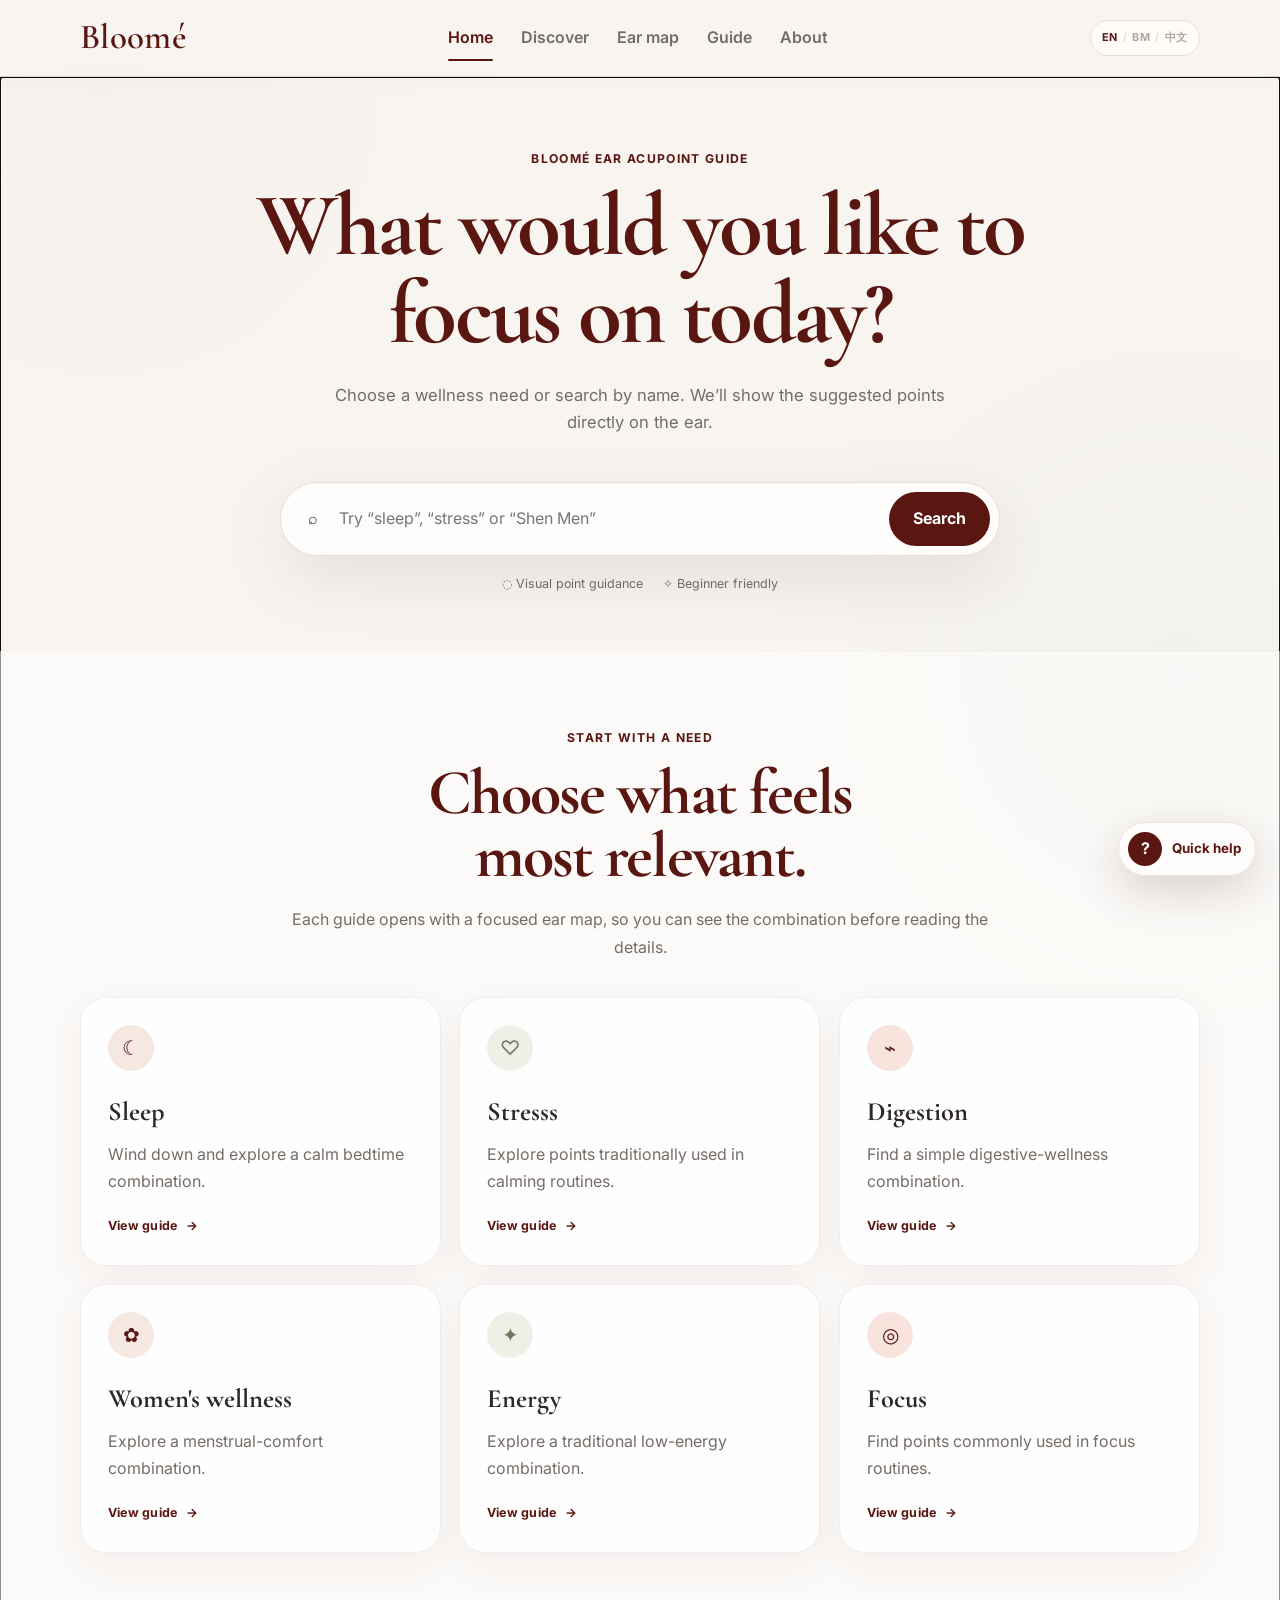
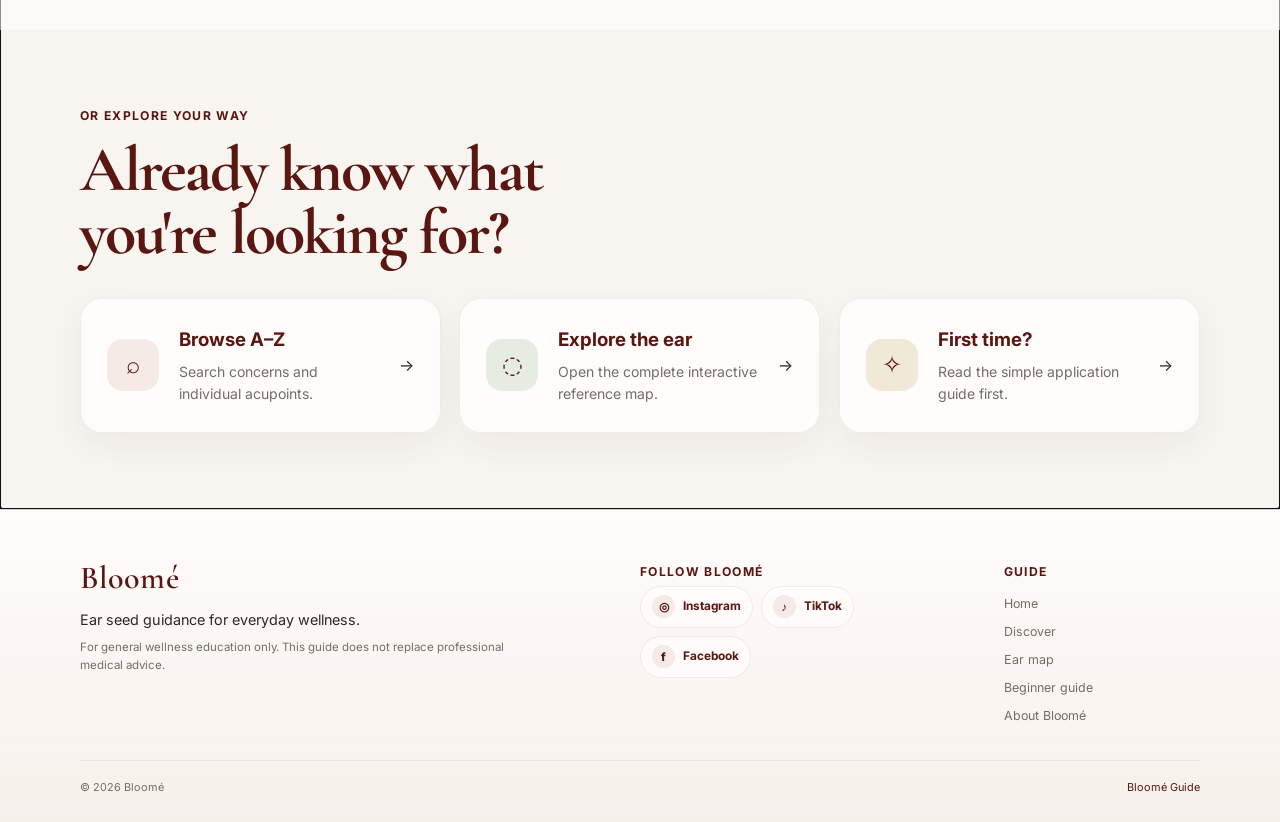
<file: index.html>
<!DOCTYPE html>
<html lang="en">
<head>
  <meta charset="UTF-8">
  <meta name="viewport" content="width=device-width, initial-scale=1.0, viewport-fit=cover">
  <meta name="theme-color" content="#5A1611">
  <meta http-equiv="Cache-Control" content="no-cache, no-store, must-revalidate">
  <meta http-equiv="Pragma" content="no-cache">
  <meta http-equiv="Expires" content="0">
  <meta name="description" content="Bloomé Ear Acupoint Guide">
  <meta property="og:title" content="Bloomé Ear Acupoint Guide">
  <meta property="og:description" content="A simple visual guide to Bloomé ear seed points, wellness routines and guided application.">
  <meta property="og:url" content="https://hellobloome.github.io/ear-guide/">
  <meta property="og:type" content="website">
  <meta name="twitter:card" content="summary">
  <title>Bloomé Guide</title>
  <link rel="preconnect" href="https://fonts.googleapis.com">
  <link rel="preconnect" href="https://fonts.gstatic.com" crossorigin>
  <link href="https://fonts.googleapis.com/css2?family=Cormorant+Garamond:wght@500;600;700&family=Inter:wght@400;500;600&display=swap" rel="stylesheet">
  <link rel="stylesheet" href="./css/style.css?v=1.1.4">
  <link rel="stylesheet" href="./css/three-d-overlay.css?v=1.1.4">
  <link rel="stylesheet" href="./css/three-d-makeover.css?v=1.1.4">
  <link rel="stylesheet" href="./css/three-d-title-fix.css?v=1.1.4">
</head>
<body>
  <header class="app-header">
    <div class="container header-inner">
      <a class="brand brand-text-logo" href="#/home" aria-label="Bloomé Guide home">
        <span>Bloomé</span>
      </a>

      <nav class="desktop-nav" aria-label="Primary navigation">
        <a data-nav-route="home" href="#/home">Home</a>
        <a data-nav-route="discover" href="#/discover">Discover</a>
        <a data-nav-route="map" href="#/map">Ear map</a>
        <a data-nav-route="guide" href="#/guide">Guide</a>
        <a data-nav-route="about" href="#/about">About</a>
      </nav>

      <div class="header-actions">
        <button class="language-toggle" id="language-toggle" type="button" aria-label="Switch language">
          <span data-locale-option="en">EN</span><i>/</i><span data-locale-option="ms">BM</span><i>/</i><span data-locale-option="zh">中文</span>
        </button>
        <button class="menu-button" id="menu-button" aria-label="Open menu" aria-expanded="false">
          <span></span><span></span><span></span>
        </button>
      </div>
    </div>

    <nav class="mobile-menu" id="mobile-menu" aria-label="Mobile navigation">
      <a href="#/home">Home</a>
      <a href="#/discover">Discover</a>
      <a href="#/map">Ear map</a>
      <a href="#/guide">Beginner guide</a>
      <a href="#/about">About Bloomé</a>
    </nav>
  </header>

  <main id="app" tabindex="-1">
    <div class="route-loading">
      <span class="loading-ring"></span>
      <p>Opening Bloomé Guide…</p>
    </div>
  </main>

  <footer class="site-footer">
    <div class="container site-footer-inner">
      <div class="site-footer-brand">
        <a class="footer-brand footer-text-logo" href="#/home" aria-label="Bloomé Guide home">
          <span>Bloomé</span>
        </a>
        <p>Ear seed guidance for everyday wellness.</p>
        <small>For general wellness education only. This guide does not replace professional medical advice.</small>
      </div>

      <div class="site-footer-social">
        <p class="eyebrow">Follow Bloomé</p>
        <div class="footer-social-links">
          <a href="https://www.instagram.com/hello.bloome.my/" target="_blank" rel="noopener noreferrer" aria-label="Instagram">
            <span>◎</span><b>Instagram</b>
          </a>
          <a href="https://www.tiktok.com/@hello.bloome.my" target="_blank" rel="noopener noreferrer" aria-label="TikTok">
            <span>♪</span><b>TikTok</b>
          </a>
          <a href="https://www.facebook.com/bloome.my" target="_blank" rel="noopener noreferrer" aria-label="Facebook">
            <span>f</span><b>Facebook</b>
          </a>
        </div>
      </div>

      <div class="site-footer-nav">
        <p class="eyebrow">Guide</p>
        <a href="#/home">Home</a>
        <a href="#/discover">Discover</a>
        <a href="#/map">Ear map</a>
        <a href="#/guide">Beginner guide</a>
        <a href="#/about">About Bloomé</a>
      </div>
    </div>

    <div class="container site-footer-bottom">
      <span>© 2026 Bloomé</span>
      <a href="https://hellobloome.github.io/ear-guide/">Bloomé Guide</a>
    </div>
  </footer>


  <button class="quick-help-button" id="quick-help-button" aria-label="Open quick help" aria-expanded="false">
    <span>?</span>
    <small>Quick help</small>
  </button>

  <div class="quick-help-sheet" id="quick-help-sheet" hidden>
    <button class="sheet-backdrop" id="quick-help-backdrop" aria-label="Close quick help"></button>
    <section class="sheet-card" aria-label="Quick help">
      <div class="sheet-handle"></div>
      <div class="sheet-heading">
        <div>
          <p class="eyebrow">Quick help</p>
          <h2>What would you like today?</h2>
        </div>
        <button class="sheet-close" id="quick-help-close" aria-label="Close">×</button>
      </div>
      <div class="quick-help-grid">
        <a href="#/condition/sleep"><span>☾</span><strong>Better sleep</strong></a>
        <a href="#/condition/stress"><span>♡</span><strong>Feeling stressed</strong></a>
        <a href="#/condition/digestion"><span>⌁</span><strong>Digestion</strong></a>
        <a href="#/condition/menstrual-comfort"><span>✿</span><strong>Women's wellness</strong></a>
        <a href="#/map"><span>◌</span><strong>Ear map</strong></a>
        <a href="#/guide"><span>✧</span><strong>Beginner guide</strong></a>
      </div>
    </section>
  </div>

  <nav class="bottom-nav" aria-label="Bottom navigation">
    <a data-nav-route="home" href="#/home"><span>⌂</span><small>Home</small></a>
    <a data-nav-route="discover" href="#/discover"><span>⌕</span><small>Discover</small></a>
    <a data-nav-route="map" href="#/map"><span>◌</span><small>Ear map</small></a>
    <a data-nav-route="guide" href="#/guide"><span>✧</span><small>Guide</small></a>
  </nav>

  <div class="toast" id="toast" role="status" aria-live="polite"></div>
  <script src="./js/app-v31.js?v=1.1.4"></script>
  <script src="./js/three-d-overlay.js?v=1.1.4"></script>
</body>
</html>
</file>
<file: css/style.css>
/* Bloomé Guide Package 4B */
:root{
  --primary:#5A1611;
  --primary-2:#75261F;
  --cream:#F8F5F1;
  --paper:#FFFDFC;
  --text:#2D2826;
  --muted:#756C67;
  --line:#E8DDD6;
  --sage:#7E8F78;
  --sage-soft:#E7ECE3;
  --rose:#EAD8D0;
  --rose-soft:#F5EAE5;
  --terracotta:#B66E56;
  --sand:#EFE6DD;
  --shadow:0 22px 70px rgba(74,35,31,.11);
  --soft-shadow:0 12px 35px rgba(74,35,31,.06);
}
*{box-sizing:border-box}
html{scroll-behavior:smooth}
body{margin:0;font-family:Inter,sans-serif;background:var(--cream);color:var(--text);line-height:1.6}
body.sheet-open{overflow:hidden}
button,input{font:inherit}
button,a{-webkit-tap-highlight-color:transparent}
button{color:inherit}
a{color:inherit}
.container{width:min(1120px,calc(100% - 40px));margin:auto}
.app-header{position:sticky;top:0;z-index:60;background:rgba(248,245,241,.9);backdrop-filter:blur(18px);border-bottom:1px solid rgba(232,221,214,.8)}
.header-inner{min-height:76px;display:flex;align-items:center;justify-content:space-between}
.brand{display:inline-flex;align-items:center;gap:10px;text-decoration:none;color:var(--primary);font:700 2rem "Cormorant Garamond",serif}
.brand-mark{display:grid;place-items:center;width:30px;height:30px;border:1px solid currentColor;border-radius:50%;font:12px Inter}
.desktop-nav{display:flex;gap:28px}
.desktop-nav a{position:relative;text-decoration:none;color:var(--muted);font-weight:600}
.desktop-nav a::after{content:"";position:absolute;left:0;right:0;bottom:-9px;height:2px;background:var(--primary);transform:scaleX(0);transition:.2s}
.desktop-nav a.active,.desktop-nav a:hover{color:var(--primary)}
.desktop-nav a.active::after,.desktop-nav a:hover::after{transform:scaleX(1)}
.menu-button{display:none;width:44px;height:44px;border:1px solid var(--line);border-radius:50%;background:var(--paper)}
.menu-button span{display:block;width:18px;height:1.5px;margin:4px auto;background:var(--primary)}
.mobile-menu{display:none;padding:8px 20px 18px;background:var(--paper)}
.mobile-menu.open{display:grid}
.mobile-menu a{padding:12px 4px;border-bottom:1px solid var(--line);text-decoration:none;font-weight:600}

.route{min-height:calc(100vh - 76px)}
.route-hero{padding:82px 0 58px}
.route-grid{display:grid;grid-template-columns:1.05fr .95fr;gap:64px;align-items:center}
.eyebrow{margin:0 0 14px;color:var(--primary);font-size:.76rem;font-weight:700;letter-spacing:.16em;text-transform:uppercase}
h1,h2{margin-top:0;color:var(--primary);font-family:"Cormorant Garamond",serif;line-height:.98;letter-spacing:-.03em}
h1{font-size:clamp(3.5rem,7vw,6.3rem);margin-bottom:24px}
h2{font-size:clamp(2.6rem,5vw,4.4rem);margin-bottom:18px}
h3,p{margin-top:0}
.lead{max-width:650px;color:var(--muted);font-size:1.04rem}
.section{padding:76px 0}
.soft-section{background:rgba(255,255,255,.52)}
.section-heading{max-width:720px;margin-bottom:34px}
.split-heading{max-width:none;display:flex;align-items:end;justify-content:space-between;gap:24px}
.primary-button,.secondary-button,.text-button{border:0;cursor:pointer;font-weight:700;text-decoration:none;display:inline-flex;align-items:center;justify-content:center}
.primary-button{padding:14px 21px;border-radius:999px;background:var(--primary);color:white}
.primary-button:hover{background:var(--primary-2)}
.secondary-button{padding:13px 18px;border:1px solid var(--line);border-radius:999px;background:var(--paper);color:var(--primary)}
.text-button{background:transparent;color:var(--primary)}

.search-box{position:relative;max-width:720px;margin-top:30px}
.search-shell{display:grid;grid-template-columns:28px 1fr auto;align-items:center;gap:12px;padding:9px 9px 9px 18px;border:1px solid var(--line);border-radius:999px;background:var(--paper);box-shadow:var(--shadow)}
.search-shell:focus-within{border-color:rgba(90,22,17,.35)}
.search-shell input{min-width:0;padding:11px 0;border:0;outline:0;background:transparent}
.search-shell button{padding:14px 24px;border:0;border-radius:999px;background:var(--primary);color:white;font-weight:700;cursor:pointer}
.suggestions{position:absolute;left:0;right:0;top:calc(100% + 10px);z-index:45;overflow:hidden;padding:8px;border:1px solid var(--line);border-radius:20px;background:var(--paper);box-shadow:0 24px 70px rgba(74,35,31,.18)}
.suggestion{width:100%;display:grid;grid-template-columns:40px 1fr auto;gap:12px;align-items:center;padding:12px;border:0;border-radius:14px;background:transparent;text-align:left;cursor:pointer}
.suggestion:hover,.suggestion.active{background:var(--rose-soft)}
.suggestion-icon{width:36px;height:36px;display:grid;place-items:center;border-radius:50%;background:#F1E7E2;color:var(--primary)}
.suggestion strong{display:block;color:var(--primary)}
.suggestion small{display:block;color:var(--muted);white-space:nowrap;overflow:hidden;text-overflow:ellipsis}
.suggestion-kind{color:var(--sage);font-size:.66rem;font-weight:700;letter-spacing:.08em;text-transform:uppercase}

.hero-card{position:relative;min-height:500px;display:grid;place-items:center;overflow:hidden;border-radius:46% 46% 30px 30px;background:linear-gradient(145deg,#EEE1D9,#FFFDFC 63%);box-shadow:0 28px 80px rgba(90,22,17,.15)}
.hero-card::before{content:"";position:absolute;inset:34px;border:1px solid rgba(90,22,17,.08);border-radius:45% 45% 26px 26px}
.hero-ear{width:72%;height:auto;filter:drop-shadow(0 22px 28px rgba(90,22,17,.09))}
.hero-card-note{position:absolute;left:24px;right:24px;bottom:24px;padding:13px 16px;border-radius:16px;background:rgba(255,255,255,.78);text-align:center;color:var(--muted);font-size:.78rem}

.quick-grid,.card-grid{display:grid;grid-template-columns:repeat(2,1fr);gap:18px}
.feature-card,.data-card{padding:26px;border:1px solid var(--line);border-radius:22px;background:var(--paper);box-shadow:var(--soft-shadow);transition:.24s}
.feature-card{display:grid;grid-template-columns:54px 1fr auto;gap:18px;align-items:center;text-decoration:none}
.feature-card:hover,.data-card:hover{transform:translateY(-4px);box-shadow:var(--shadow)}
.feature-icon{width:52px;height:52px;display:grid;place-items:center;border-radius:16px;background:var(--rose-soft);color:var(--primary);font-size:1.5rem}
.feature-card:nth-child(2) .feature-icon{background:var(--sage-soft)}
.feature-card:nth-child(3) .feature-icon{background:#F1E9D8}
.feature-card:nth-child(4) .feature-icon{background:#EDE4E8}
.feature-card h3,.data-card h3{margin-bottom:6px;color:var(--primary)}
.feature-card p,.data-card p{margin:0;color:var(--muted);font-size:.88rem}

.filter-row{display:flex;flex-wrap:wrap;gap:8px;margin-bottom:24px}
.filter-chip{padding:8px 12px;border:1px solid var(--line);border-radius:999px;background:transparent;color:var(--primary);cursor:pointer}
.filter-chip.active{background:var(--primary);color:white;border-color:var(--primary)}
.directory-grid{display:grid;grid-template-columns:repeat(3,1fr);gap:16px}
.data-card{cursor:pointer;text-align:left}
.data-card[data-kind-card="condition"]{background:linear-gradient(155deg,#FFFDFC,#F7ECE7)}
.data-card[data-kind-card="point"]{background:linear-gradient(155deg,#FFFDFC,#EEF1EC)}
.data-type{display:inline-block;margin-bottom:12px;padding:5px 8px;border-radius:999px;background:#F3EAE5;color:var(--primary);font-size:.66rem;font-weight:700;letter-spacing:.08em;text-transform:uppercase}
.data-card .meta{margin-top:12px;color:var(--sage);font-size:.76rem;font-weight:700}

.anatomical-ear{width:min(74%,500px);height:auto;overflow:visible}
.anatomical-ear .ear-skin{fill:url(#earSkin);stroke:#8A4139;stroke-width:2.5}
.anatomical-ear .ear-ridge{fill:none;stroke:#9E5B50;stroke-width:2.2;stroke-linecap:round;stroke-linejoin:round}
.anatomical-ear .ear-soft{fill:none;stroke:#C49387;stroke-width:1.4;stroke-linecap:round;opacity:.85}
.anatomical-ear .ear-shadow{fill:#DDBEB4;opacity:.22}
.anatomical-ear .ear-highlight{fill:none;stroke:#FFF9F5;stroke-width:3;opacity:.7;stroke-linecap:round}
.anatomical-ear.compact{width:min(82%,430px)}

.map-shell{display:grid;grid-template-columns:minmax(0,1.2fr) minmax(300px,.8fr);gap:28px;align-items:stretch}
.map-canvas{position:relative;min-height:660px;display:grid;place-items:center;overflow:hidden;border:1px solid rgba(90,22,17,.1);border-radius:32px;background:radial-gradient(circle at 51% 43%,#FFFDFC 0,#F1E5DE 65%,#E6D3CA 100%)}
.map-canvas::after{content:"";position:absolute;inset:22px;border:1px solid rgba(90,22,17,.06);border-radius:26px;pointer-events:none}
.map-stage{position:relative;width:100%;height:100%;display:grid;place-items:center;transform-origin:center;transition:transform .25s ease}
.map-marker{position:absolute;width:19px;height:19px;border:3px solid white;border-radius:50%;background:var(--primary);box-shadow:0 0 0 6px rgba(90,22,17,.12);cursor:pointer;transition:.2s;z-index:5}
.map-marker:hover,.map-marker.active{transform:scale(1.23);background:var(--sage)}
.map-marker::after{content:attr(data-label);position:absolute;left:25px;top:-10px;width:max-content;padding:5px 8px;border-radius:8px;background:var(--primary);color:white;font-size:.68rem;opacity:0;pointer-events:none;transition:.2s}
.map-marker:hover::after,.map-marker.active::after{opacity:1}
.map-panel{padding:40px;border-radius:32px;background:var(--paper);box-shadow:var(--shadow)}
.map-panel h2{font-size:clamp(2.8rem,5vw,4.2rem)}
.map-panel p{color:var(--muted)}
.map-actions{display:flex;flex-wrap:wrap;gap:10px;margin-top:24px}
.zoom-controls{position:absolute;right:18px;bottom:18px;display:grid;gap:8px;z-index:10}
.zoom-controls button{width:42px;height:42px;border:1px solid var(--line);border-radius:50%;background:rgba(255,255,255,.9);color:var(--primary);font-weight:700;cursor:pointer}

.condition-experience{display:grid;grid-template-columns:minmax(0,1.1fr) minmax(330px,.9fr);gap:26px;align-items:stretch}
.condition-map-card{position:relative;min-height:650px;display:grid;place-items:center;overflow:hidden;border:1px solid rgba(90,22,17,.1);border-radius:32px;background:radial-gradient(circle at 51% 43%,#FFFDFC 0,#F2E6DF 68%,#EAD9D0 100%);box-shadow:var(--soft-shadow)}
.condition-map-card::before{content:"Tap a highlighted point";position:absolute;left:22px;top:20px;padding:8px 11px;border-radius:999px;background:rgba(255,255,255,.78);color:var(--muted);font-size:.72rem;z-index:8}
.condition-point{position:absolute;width:30px;height:30px;display:grid;place-items:center;border:3px solid white;border-radius:50%;background:var(--primary);color:white;box-shadow:0 0 0 8px rgba(90,22,17,.11);font-size:.72rem;font-weight:700;cursor:pointer;transition:.22s;z-index:6}
.condition-point:hover,.condition-point.active{transform:scale(1.16);background:var(--sage);box-shadow:0 0 0 10px rgba(126,143,120,.18)}
.condition-point::after{content:attr(data-label);position:absolute;left:36px;top:1px;width:max-content;max-width:140px;padding:5px 8px;border-radius:8px;background:rgba(90,22,17,.94);color:white;font-size:.67rem;font-weight:600;opacity:0;transform:translateX(-4px);transition:.2s;pointer-events:none}
.condition-point:hover::after,.condition-point.active::after{opacity:1;transform:translateX(0)}
.condition-info-card{padding:38px;border-radius:32px;background:var(--paper);box-shadow:var(--shadow)}
.condition-info-card h2{font-size:clamp(2.7rem,4.5vw,4rem)}
.info-section{padding:18px 0;border-bottom:1px solid var(--line)}
.info-section:last-of-type{border-bottom:0}
.info-label{display:flex;gap:10px;align-items:center;margin-bottom:7px;color:var(--primary);font-size:.74rem;font-weight:700;letter-spacing:.1em;text-transform:uppercase}
.info-section p{margin:0;color:var(--muted)}
.point-tabs{display:flex;flex-wrap:wrap;gap:8px;margin-top:22px}
.point-tab{padding:8px 11px;border:1px solid var(--line);border-radius:999px;background:transparent;color:var(--primary);cursor:pointer}
.point-tab.active{background:var(--primary);border-color:var(--primary);color:white}
.condition-actions{display:flex;flex-wrap:wrap;gap:10px;margin-top:24px}

.detail-layout{display:grid;grid-template-columns:minmax(0,1fr) 330px;gap:32px;align-items:start}
.detail-card,.side-card{padding:30px;border:1px solid var(--line);border-radius:24px;background:var(--paper)}
.detail-card section{padding:24px 0;border-bottom:1px solid var(--line)}
.detail-card section:last-child{border-bottom:0}
.detail-card h3,.side-card h3{color:var(--primary)}
.tag-list{display:flex;flex-wrap:wrap;gap:8px}
.tag-button{padding:7px 10px;border:1px solid var(--line);border-radius:999px;background:#fff;color:var(--primary);cursor:pointer;text-decoration:none}
.notice{padding:18px 20px;border:1px solid #E3D3C9;border-radius:16px;background:#F4EAE4;color:var(--muted);font-size:.88rem}

.guide-grid{display:grid;grid-template-columns:repeat(3,1fr);gap:16px}
.guide-step{padding:26px;border:1px solid var(--line);border-radius:22px;background:var(--paper)}
.guide-step span{width:42px;height:42px;display:grid;place-items:center;margin-bottom:24px;border-radius:50%;background:var(--primary);color:white;font-family:"Cormorant Garamond",serif;font-size:1.35rem}
.guide-step h3{color:var(--primary)}
.guide-step p{margin:0;color:var(--muted);font-size:.88rem}
.about-panel{display:grid;grid-template-columns:1fr 1fr;gap:52px;padding:50px;border:1px solid var(--line);border-radius:30px;background:linear-gradient(140deg,#FFFDFC,#F4ECE7)}
.about-panel p{color:var(--muted)}

.quick-help-button{position:fixed;right:24px;bottom:24px;z-index:72;display:flex;align-items:center;gap:10px;padding:9px 14px 9px 9px;border:1px solid rgba(90,22,17,.12);border-radius:999px;background:rgba(255,253,252,.94);color:var(--primary);box-shadow:0 14px 45px rgba(61,26,22,.18);cursor:pointer;backdrop-filter:blur(16px)}
.quick-help-button span{width:34px;height:34px;display:grid;place-items:center;border-radius:50%;background:var(--primary);color:white;font-weight:700}
.quick-help-button small{font-weight:700}
.quick-help-sheet{position:fixed;inset:0;z-index:95}
.sheet-backdrop{position:absolute;inset:0;border:0;background:rgba(47,29,26,.38);backdrop-filter:blur(4px)}
.sheet-card{position:absolute;right:24px;bottom:24px;width:min(440px,calc(100% - 32px));padding:28px;border-radius:28px;background:var(--paper);box-shadow:0 30px 100px rgba(37,16,13,.3)}
.sheet-handle{display:none;width:42px;height:4px;margin:0 auto 20px;border-radius:99px;background:var(--line)}
.sheet-heading{display:flex;justify-content:space-between;gap:20px;align-items:start}
.sheet-heading h2{font-size:2.6rem}
.sheet-close{width:40px;height:40px;border:1px solid var(--line);border-radius:50%;background:transparent;color:var(--primary);font-size:1.6rem;cursor:pointer}
.quick-help-grid{display:grid;grid-template-columns:repeat(2,1fr);gap:10px}
.quick-help-grid a{display:grid;grid-template-columns:40px 1fr;gap:10px;align-items:center;padding:15px;border:1px solid var(--line);border-radius:16px;text-decoration:none;background:#FFF}
.quick-help-grid a:hover{background:var(--rose-soft)}
.quick-help-grid span{width:38px;height:38px;display:grid;place-items:center;border-radius:12px;background:var(--rose-soft);color:var(--primary)}

.empty-state{padding:30px;border:1px dashed var(--line);border-radius:20px;text-align:center;color:var(--muted)}
.route-loading{min-height:70vh;display:grid;place-items:center;align-content:center;color:var(--muted)}
.loading-ring{width:34px;height:34px;border:3px solid var(--line);border-top-color:var(--primary);border-radius:50%;animation:spin .8s linear infinite}
.toast{position:fixed;left:50%;bottom:28px;z-index:100;padding:12px 18px;border-radius:999px;background:var(--primary);color:white;opacity:0;pointer-events:none;transform:translate(-50%,18px);transition:.25s}
.toast.show{opacity:1;transform:translate(-50%,0)}
.bottom-nav{display:none}
@keyframes spin{to{transform:rotate(360deg)}}

@media(max-width:960px){
  .desktop-nav{display:none}
  .menu-button{display:block}
  .route-grid,.map-shell,.detail-layout,.condition-experience{grid-template-columns:1fr}
  .hero-copy{text-align:center}
  .search-box,.lead{margin-left:auto;margin-right:auto}
  .hero-card{max-width:520px;margin:auto;width:100%}
  .directory-grid{grid-template-columns:repeat(2,1fr)}
  .map-panel{min-height:320px}
  .condition-map-card{min-height:590px}
}
@media(max-width:680px){
  .container{width:min(100% - 28px,1120px)}
  .section{padding:60px 0}
  .route-hero{padding:54px 0 34px}
  .hero-card{display:none}
  .search-shell{grid-template-columns:24px 1fr;border-radius:22px;padding:13px 16px}
  .search-shell button{grid-column:1/-1;width:100%}
  .quick-grid,.card-grid,.directory-grid,.guide-grid{grid-template-columns:1fr}
  .feature-card{grid-template-columns:50px 1fr auto;padding:22px}
  .split-heading{display:block}
  .map-canvas,.condition-map-card{min-height:510px}
  .map-panel,.detail-card,.side-card,.condition-info-card{padding:26px}
  .about-panel{grid-template-columns:1fr;padding:30px}
  .bottom-nav{position:fixed;left:12px;right:12px;bottom:12px;z-index:70;display:grid;grid-template-columns:repeat(4,1fr);padding:9px;border:1px solid rgba(255,255,255,.55);border-radius:22px;background:rgba(255,253,252,.92);backdrop-filter:blur(16px);box-shadow:0 15px 55px rgba(52,22,19,.18)}
  .bottom-nav a{display:grid;justify-items:center;padding:6px;border-radius:14px;color:var(--muted);text-decoration:none}
  .bottom-nav small{font-size:.66rem;font-weight:700}
  .bottom-nav a.active{background:#F3E9E4;color:var(--primary)}
  .quick-help-button{right:18px;bottom:94px;padding:8px}
  .quick-help-button small{display:none}
  .sheet-card{left:0;right:0;bottom:0;width:100%;padding:22px 20px 30px;border-radius:28px 28px 0 0}
  .sheet-handle{display:block}
  .quick-help-grid{grid-template-columns:1fr 1fr}
  .toast{bottom:100px}
  .condition-point::after{display:none}
}

/* Bloomé Guide Package 5 — Premium Pass */
.premium-ear-wrap{position:relative;width:min(76%,470px);aspect-ratio:365/655;display:grid;place-items:center;pointer-events:none}
.premium-ear-wrap.compact{width:min(78%,430px)}
.premium-ear-image{display:block;width:100%;height:100%;object-fit:cover;object-position:center;border-radius:42% 42% 34% 34%;mix-blend-mode:multiply;filter:saturate(.82) contrast(1.03)}
.premium-hero-card{background:linear-gradient(150deg,#fffdfb 0%,#f5ece6 100%)}
.premium-hero-card::after{content:"";position:absolute;width:180px;height:180px;border-radius:50%;background:rgba(234,217,209,.42);right:-50px;top:-45px}
.hero-trust{display:flex;flex-wrap:wrap;gap:10px 20px;margin-top:18px;color:var(--muted);font-size:.78rem}
.centered-heading{max-width:700px;margin-left:auto;margin-right:auto;text-align:center}.centered-heading p:last-child{color:var(--muted);line-height:1.75}
.need-grid{display:grid;grid-template-columns:repeat(3,1fr);gap:18px;margin-top:36px}
.need-card{appearance:none;text-align:left;border:1px solid rgba(90,22,17,.09);border-radius:26px;padding:27px;background:rgba(255,255,255,.78);box-shadow:0 14px 42px rgba(74,35,31,.055);cursor:pointer;color:var(--text);transition:transform .25s ease,box-shadow .25s ease,border-color .25s ease}
.need-card:hover{transform:translateY(-5px);box-shadow:0 22px 52px rgba(74,35,31,.10);border-color:rgba(90,22,17,.18)}
.need-icon{width:46px;height:46px;display:grid;place-items:center;border-radius:50%;background:#f4e8e1;color:var(--primary);font-size:1.25rem;margin-bottom:20px}.need-card:nth-child(3n+2) .need-icon{background:#eef0e8;color:#6d795f}.need-card:nth-child(3n) .need-icon{background:#f8e4dc}
.need-card h3{font-family:"Cormorant Garamond",serif;font-size:1.65rem;margin:0 0 8px}.need-card p{color:var(--muted);line-height:1.65;min-height:52px;margin:0 0 18px}.need-link{font-size:.78rem;font-weight:700;color:var(--primary);letter-spacing:.02em}.need-link b{display:inline-block;margin-left:5px;transition:transform .2s}.need-card:hover .need-link b{transform:translateX(4px)}
.compact-paths{grid-template-columns:repeat(3,1fr)}
.map-stage .premium-ear-wrap{width:min(72%,470px)}
.condition-map-card .premium-ear-wrap{width:min(72%,440px)}
.map-marker{width:18px;height:18px;border:2px solid var(--primary);background:#fffdfb;box-shadow:0 0 0 5px rgba(90,22,17,.07)}
.map-marker::before{content:"";position:absolute;inset:4px;border-radius:50%;background:var(--primary)}
.map-marker:hover,.map-marker.active{background:#fffdfb;border-color:var(--sage);box-shadow:0 0 0 8px rgba(130,145,119,.13)}.map-marker:hover::before,.map-marker.active::before{background:var(--sage)}
.condition-point{width:28px;height:28px;border:2px solid var(--primary);background:#fffdfb;color:var(--primary);box-shadow:0 0 0 6px rgba(90,22,17,.07)}
.condition-point:hover,.condition-point.active{background:#fffdfb;color:var(--sage);border-color:var(--sage);box-shadow:0 0 0 9px rgba(130,145,119,.13)}
.condition-point.active::before{content:"";position:absolute;inset:-8px;border:1px solid rgba(130,145,119,.38);border-radius:50%;animation:bloomePulse 1.9s ease-out infinite}
@keyframes bloomePulse{0%{transform:scale(.72);opacity:.8}100%{transform:scale(1.45);opacity:0}}
.condition-info-card{overflow:hidden}.role-line{display:flex;align-items:center;gap:10px;margin-bottom:10px}.role-line small{color:var(--muted)}.role-badge{display:inline-flex;padding:6px 10px;border-radius:999px;background:#f2e8e2;color:var(--primary);font-size:.68rem;font-weight:700;letter-spacing:.07em;text-transform:uppercase}.role-explainer{margin:-2px 0 24px;color:var(--muted);font-size:.9rem;line-height:1.6}
.point-tab{display:flex!important;justify-content:space-between;align-items:center;gap:12px}.point-tab small{font-size:.62rem;font-weight:600;color:var(--muted);text-transform:uppercase;letter-spacing:.06em}.point-tab.active small{color:inherit;opacity:.72}
.reveal-item{opacity:0;transform:translateY(12px);transition:opacity .55s ease,transform .55s ease;transition-delay:var(--delay,0ms)}.reveal-item.revealed{opacity:1;transform:none}
@media (prefers-reduced-motion:reduce){.reveal-item{opacity:1;transform:none;transition:none}.condition-point.active::before{animation:none}}
@media(max-width:900px){.need-grid{grid-template-columns:repeat(2,1fr)}.compact-paths{grid-template-columns:1fr}.condition-map-card .premium-ear-wrap,.map-stage .premium-ear-wrap{width:min(76%,400px)}}
@media(max-width:640px){.need-grid{grid-template-columns:1fr 1fr;gap:12px}.need-card{padding:20px;border-radius:20px}.need-card h3{font-size:1.38rem}.need-card p{font-size:.78rem;min-height:62px}.need-icon{width:40px;height:40px;margin-bottom:14px}.premium-ear-wrap{width:min(84%,350px)}.condition-map-card .premium-ear-wrap,.map-stage .premium-ear-wrap{width:min(80%,350px)}}


/* =====================================================
   Bloomé Package 9A - Condition Experience Upgrade
   Layout refinement only. Existing JS hooks preserved.
   ===================================================== */

.condition-experience {
  align-items: center;
  gap: 42px;
}

.condition-map-card {
  min-height: 620px;
}

.condition-info-card {
  position: relative;
}

.condition-info-card::before {
  content: "Explore each highlighted point";
  display: inline-block;
  margin-bottom: 14px;
  padding: 7px 12px;
  border-radius: 999px;
  background: #F3E9E4;
  color: var(--primary);
  font-size: .7rem;
  font-weight: 700;
  letter-spacing: .08em;
  text-transform: uppercase;
}

.condition-info-card h2 {
  margin-bottom: 12px;
}

.notice {
  line-height: 1.7;
}

@media (max-width:960px){
  .condition-map-card {
    min-height: 560px;
  }
}

@media (max-width:680px){
  .condition-map-card {
    min-height: 480px;
  }

  .condition-info-card::before {
    font-size: .62rem;
  }
}


/* =====================================================
   Bloomé Package 9B — Smart Search Experience
   Richer condition previews, clearer mobile search,
   and a friendlier no-result state.
   ===================================================== */

.suggestions{
  padding:10px;
  max-height:min(68vh,620px);
  overflow-y:auto;
  overscroll-behavior:contain;
}

.suggestion{
  grid-template-columns:42px 1fr;
  align-items:start;
  padding:15px;
  gap:13px;
}

.suggestion + .suggestion{
  border-top:1px solid rgba(90,22,17,.07);
}

.suggestion-content{
  min-width:0;
  display:block;
}

.suggestion-topline{
  display:flex;
  align-items:center;
  justify-content:space-between;
  gap:12px;
  margin-bottom:4px;
}

.suggestion-topline strong{
  font-family:"Cormorant Garamond",serif;
  font-size:1.2rem;
  line-height:1.1;
}

.suggestion-content > small{
  display:block;
  white-space:normal;
  overflow:visible;
  line-height:1.5;
}

.suggestion-point-preview{
  display:flex;
  flex-wrap:wrap;
  gap:6px;
  margin-top:10px;
}

.suggestion-point-preview span{
  padding:5px 8px;
  border:1px solid rgba(90,22,17,.1);
  border-radius:999px;
  background:#FFFDFC;
  color:var(--primary);
  font-size:.68rem;
  font-weight:600;
}

.suggestion-footer{
  display:flex;
  align-items:center;
  justify-content:space-between;
  gap:12px;
  margin-top:10px;
  color:var(--sage);
  font-size:.68rem;
}

.suggestion-footer b{
  font-weight:700;
}

.suggestion-footer em{
  color:var(--primary);
  font-style:normal;
  font-weight:700;
}

.suggestion-condition:hover,
.suggestion-condition.active{
  background:linear-gradient(145deg,#FBF4F0,#FFFDFC);
}

.suggestion-point-result:hover,
.suggestion-point-result.active{
  background:linear-gradient(145deg,#F4F7F1,#FFFDFC);
}

.search-empty{
  padding:18px;
  text-align:left;
}

.search-empty strong{
  display:block;
  color:var(--primary);
  font-family:"Cormorant Garamond",serif;
  font-size:1.35rem;
  line-height:1.2;
}

.search-empty p{
  margin:7px 0 13px;
  color:var(--muted);
  font-size:.82rem;
}

.search-empty-chips{
  display:flex;
  flex-wrap:wrap;
  gap:7px;
}

.search-empty-chips button,
.empty-state-actions button{
  padding:7px 10px;
  border:1px solid var(--line);
  border-radius:999px;
  background:#FFFDFC;
  color:var(--primary);
  font-weight:600;
  cursor:pointer;
}

.search-empty-chips button:hover,
.empty-state-actions button:hover{
  background:var(--rose-soft);
}

.search-directory-empty{
  grid-column:1/-1;
}

.search-directory-empty strong{
  display:block;
  margin-bottom:6px;
  color:var(--primary);
  font-family:"Cormorant Garamond",serif;
  font-size:1.6rem;
}

.search-directory-empty p{
  margin-bottom:14px;
}

.empty-state-actions{
  display:flex;
  justify-content:center;
  flex-wrap:wrap;
  gap:8px;
}

@media(max-width:680px){
  .search-box{
    z-index:48;
  }

  .suggestions{
    left:-2px;
    right:-2px;
    top:calc(100% + 8px);
    max-height:58vh;
    border-radius:22px;
    padding:8px;
  }

  .suggestion{
    grid-template-columns:38px 1fr;
    padding:13px 11px;
  }

  .suggestion-icon{
    width:34px;
    height:34px;
  }

  .suggestion-topline{
    align-items:flex-start;
  }

  .suggestion-topline strong{
    font-size:1.12rem;
  }

  .suggestion-kind{
    font-size:.58rem;
  }

  .suggestion-point-preview{
    gap:5px;
  }

  .suggestion-point-preview span{
    font-size:.62rem;
    padding:4px 7px;
  }

  .suggestion-footer{
    margin-top:8px;
  }
}


/* ==========================================================
   Bloomé Package 10 — Full Ear Map Explorer
   Search, filter, A–Z browsing and richer point information.
   Illustration asset is intentionally unchanged.
   ========================================================== */

.map-explorer-hero{
  padding-bottom:42px;
}

.map-explorer-section{
  padding-top:54px;
}

.map-explorer-toolbar{
  display:grid;
  gap:18px;
  margin-bottom:28px;
}

.map-point-search{
  width:min(620px,100%);
  display:grid;
  grid-template-columns:28px 1fr 34px;
  align-items:center;
  gap:10px;
  padding:10px 12px 10px 17px;
  border:1px solid var(--line);
  border-radius:999px;
  background:var(--paper);
  box-shadow:var(--soft-shadow);
}

.map-point-search:focus-within{
  border-color:rgba(90,22,17,.34);
  box-shadow:0 14px 40px rgba(74,35,31,.09);
}

.map-point-search input{
  min-width:0;
  padding:8px 0;
  border:0;
  outline:0;
  background:transparent;
  color:var(--text);
}

.map-point-search button{
  width:32px;
  height:32px;
  border:0;
  border-radius:50%;
  background:var(--rose-soft);
  color:var(--primary);
  cursor:pointer;
  font-size:1.15rem;
}

.map-category-row,
.map-alpha-row{
  display:flex;
  flex-wrap:wrap;
  gap:8px;
}

.map-filter-chip,
.map-alpha-chip{
  padding:8px 12px;
  border:1px solid var(--line);
  border-radius:999px;
  background:rgba(255,255,255,.55);
  color:var(--primary);
  cursor:pointer;
  font-weight:600;
  font-size:.76rem;
}

.map-filter-chip:hover,
.map-alpha-chip:hover{
  background:var(--rose-soft);
}

.map-filter-chip.active,
.map-alpha-chip.active{
  border-color:var(--primary);
  background:var(--primary);
  color:white;
}

.map-explorer-grid{
  display:grid;
  grid-template-columns:minmax(0,1.14fr) minmax(350px,.86fr);
  gap:28px;
  align-items:stretch;
}

.map-explorer-canvas{
  min-height:650px;
}

.map-explorer-stage.map-has-selection .map-marker:not(.active){
  opacity:.55;
}

.map-marker.map-filtered-out{
  opacity:.1 !important;
  transform:scale(.8);
  pointer-events:none;
}

.map-explorer-panel{
  display:flex;
  flex-direction:column;
}

.map-selected-heading{
  display:flex;
  justify-content:space-between;
  align-items:flex-start;
  gap:18px;
  margin-bottom:10px;
}

.map-selected-heading h2{
  margin-bottom:0;
}

.map-point-category{
  flex:none;
  display:inline-flex;
  padding:7px 10px;
  border-radius:999px;
  background:var(--sage-soft);
  color:#68745f;
  font-size:.65rem;
  font-weight:700;
  letter-spacing:.06em;
  text-transform:uppercase;
}

.map-info-block{
  padding:19px 0;
  border-bottom:1px solid var(--line);
}

.map-info-block p{
  margin:0;
  color:var(--muted);
  line-height:1.7;
}

.map-related-section{
  padding-top:22px;
}

.map-mini-label{
  margin:0 0 10px;
  color:var(--primary);
  font-size:.69rem;
  font-weight:700;
  letter-spacing:.1em;
  text-transform:uppercase;
}

.map-related-empty{
  color:var(--muted);
  font-size:.84rem;
}

.map-related-link{
  font-size:.74rem;
}

.map-explorer-panel .map-actions{
  margin-top:auto;
  padding-top:26px;
}

.map-directory-section{
  margin-top:54px;
  padding:38px;
  border:1px solid rgba(90,22,17,.08);
  border-radius:30px;
  background:rgba(255,253,252,.78);
  box-shadow:var(--soft-shadow);
}

.map-directory-heading{
  display:flex;
  justify-content:space-between;
  align-items:flex-end;
  gap:24px;
  margin-bottom:22px;
}

.map-directory-heading h2{
  margin-bottom:0;
  font-size:clamp(2.3rem,4vw,3.7rem);
}

#map-result-count{
  flex:none;
  padding:8px 11px;
  border-radius:999px;
  background:var(--rose-soft);
  color:var(--primary);
  font-size:.72rem;
  font-weight:700;
}

.map-alpha-row{
  margin-bottom:22px;
}

.map-point-directory{
  display:grid;
  grid-template-columns:repeat(3,1fr);
  gap:12px;
}

.map-point-card{
  appearance:none;
  display:grid;
  grid-template-columns:38px 1fr auto;
  align-items:center;
  gap:12px;
  padding:15px;
  border:1px solid var(--line);
  border-radius:17px;
  background:#FFFDFC;
  color:var(--text);
  text-align:left;
  cursor:pointer;
  transition:transform .18s ease,box-shadow .18s ease,border-color .18s ease;
}

.map-point-card:hover{
  transform:translateY(-2px);
  border-color:rgba(90,22,17,.2);
  box-shadow:0 10px 28px rgba(74,35,31,.07);
}

.map-point-card.active{
  border-color:rgba(90,22,17,.35);
  background:linear-gradient(145deg,#FBF3EE,#FFFDFC);
}

.map-point-card[hidden]{
  display:none;
}

.map-point-card-icon{
  width:36px;
  height:36px;
  display:grid;
  place-items:center;
  border-radius:50%;
  background:var(--rose-soft);
  color:var(--primary);
}

.map-point-card strong{
  display:block;
  color:var(--primary);
  font-family:"Cormorant Garamond",serif;
  font-size:1.16rem;
  line-height:1.15;
}

.map-point-card small{
  display:block;
  margin-top:3px;
  color:var(--muted);
  font-size:.68rem;
}

.map-point-card-arrow{
  color:var(--primary);
}

.map-directory-empty{
  padding:32px 18px 12px;
  text-align:center;
}

.map-directory-empty strong{
  display:block;
  color:var(--primary);
  font-family:"Cormorant Garamond",serif;
  font-size:1.55rem;
}

.map-directory-empty p{
  margin:6px 0 0;
  color:var(--muted);
}

@media(max-width:960px){
  .map-explorer-grid{
    grid-template-columns:1fr;
  }

  .map-explorer-panel{
    min-height:auto;
  }

  .map-point-directory{
    grid-template-columns:repeat(2,1fr);
  }
}

@media(max-width:680px){
  .map-explorer-hero{
    padding-bottom:24px;
  }

  .map-explorer-section{
    padding-top:36px;
  }

  .map-explorer-toolbar{
    margin-bottom:18px;
  }

  .map-point-search{
    width:100%;
  }

  .map-category-row,
  .map-alpha-row{
    flex-wrap:nowrap;
    overflow-x:auto;
    padding-bottom:4px;
    scrollbar-width:none;
  }

  .map-category-row::-webkit-scrollbar,
  .map-alpha-row::-webkit-scrollbar{
    display:none;
  }

  .map-filter-chip,
  .map-alpha-chip{
    flex:none;
  }

  .map-explorer-canvas{
    min-height:500px;
  }

  .map-selected-heading{
    display:block;
  }

  .map-point-category{
    margin-top:8px;
  }

  .map-directory-section{
    margin-top:30px;
    padding:24px 16px;
    border-radius:24px;
  }

  .map-directory-heading{
    display:block;
  }

  #map-result-count{
    display:inline-flex;
    margin-top:12px;
  }

  .map-point-directory{
    grid-template-columns:1fr;
  }

  .map-point-card{
    padding:13px;
  }
}


/* ==========================================================
   Bloomé Package 12 — Expanded Library Integration
   30-point library with clear mapped/reference distinction.
   ========================================================== */

.map-library-summary{
  display:grid;
  grid-template-columns:150px 150px 1fr;
  gap:14px;
  align-items:center;
  margin-bottom:24px;
  padding:18px 20px;
  border:1px solid rgba(90,22,17,.08);
  border-radius:22px;
  background:rgba(255,253,252,.72);
}

.map-library-summary div{
  display:flex;
  align-items:baseline;
  gap:8px;
}

.map-library-summary strong{
  color:var(--primary);
  font-family:"Cormorant Garamond",serif;
  font-size:2rem;
  line-height:1;
}

.map-library-summary span{
  color:var(--muted);
  font-size:.75rem;
  font-weight:700;
}

.map-library-summary p{
  margin:0;
  color:var(--muted);
  font-size:.8rem;
  line-height:1.55;
}

.map-status-stack{
  display:grid;
  justify-items:end;
  gap:7px;
}

.map-plot-status,
.point-library-status{
  display:inline-flex;
  padding:6px 9px;
  border-radius:999px;
  font-size:.62rem;
  font-weight:700;
  letter-spacing:.06em;
  text-transform:uppercase;
}

.map-plot-status.mapped,
.point-library-status.mapped{
  background:var(--sage-soft);
  color:#68745f;
}

.map-plot-status.reference,
.point-library-status.reference{
  background:#F3E9E4;
  color:var(--primary);
}

.map-reference-note,
.reference-point-notice,
.reference-map-message{
  padding:14px 16px;
  border:1px solid #E7D8CF;
  border-radius:15px;
  background:#FAF2ED;
  color:var(--muted);
  font-size:.8rem;
  line-height:1.6;
}

.map-reference-note{
  margin-bottom:8px;
}

.reference-point-notice{
  margin-bottom:4px;
}

.reference-point-notice strong{
  display:block;
  margin-bottom:4px;
  color:var(--primary);
}

.reference-point-notice p{
  margin:0;
}

.point-title-status{
  display:flex;
  align-items:center;
  gap:12px;
  margin-bottom:12px;
}

.point-title-status .eyebrow{
  margin:0;
}

.point-map-button{
  width:100%;
  margin-bottom:24px;
}

.point-related-heading{
  margin-top:4px;
}

.reference-map-message{
  margin-bottom:24px;
}

.reference-library-point{
  background:linear-gradient(145deg,#FFFDFC,#FBF6F2);
}

.reference-library-point .map-point-card-icon{
  background:#F5EEE9;
}

.mapped-library-point .map-point-card-icon{
  background:var(--sage-soft);
  color:#68745f;
}

.reference-point-card{
  background:linear-gradient(155deg,#FFFDFC,#FBF4EF)!important;
}

.mapped-point-card{
  background:linear-gradient(155deg,#FFFDFC,#EEF1EC)!important;
}

.suggestion-point-result.is-reference .suggestion-icon{
  background:#F5EEE9;
}

.suggestion-point-result.is-mapped .suggestion-icon{
  background:var(--sage-soft);
  color:#68745f;
}

.map-reference-selection .map-marker{
  opacity:.28;
}

@media(max-width:680px){
  .map-library-summary{
    grid-template-columns:1fr 1fr;
    padding:16px;
  }

  .map-library-summary p{
    grid-column:1/-1;
  }

  .map-status-stack{
    justify-items:start;
    margin-top:10px;
  }

  .point-title-status{
    align-items:flex-start;
    flex-direction:column;
    gap:7px;
  }
}


/* ==========================================================
   Bloomé Package 13 — Bahasa Melayu Layer
   Persistent EN / BM switch with a compact premium control.
   ========================================================== */

.header-actions{
  display:flex;
  align-items:center;
  gap:10px;
}

.language-toggle{
  display:flex;
  align-items:center;
  gap:5px;
  padding:8px 11px;
  border:1px solid var(--line);
  border-radius:999px;
  background:rgba(255,253,252,.76);
  color:var(--muted);
  cursor:pointer;
  font-size:.68rem;
  font-weight:700;
  letter-spacing:.05em;
}

.language-toggle:hover{
  background:var(--paper);
  border-color:rgba(90,22,17,.2);
}

.language-toggle i{
  color:var(--line);
  font-style:normal;
}

.language-toggle span{
  opacity:.58;
  transition:.2s ease;
}

.language-toggle span.active{
  color:var(--primary);
  opacity:1;
}

@media(max-width:680px){
  .language-toggle{
    padding:7px 9px;
    font-size:.63rem;
  }
}


/* ==========================================================
   Bloomé Package 14 — Complete 30-Point Ear Map
   All 30 library points are plotted. Dense-map sizing applies
   only to the full explorer, not to condition-page markers.
   ========================================================== */

.complete-map-summary{
  grid-template-columns:190px 1fr;
}

.map-explorer-stage .map-marker{
  width:15px;
  height:15px;
  border-width:2px;
  box-shadow:0 0 0 4px rgba(90,22,17,.065);
}

.map-explorer-stage .map-marker::before{
  inset:3px;
}

.map-explorer-stage .map-marker:hover,
.map-explorer-stage .map-marker.active{
  box-shadow:0 0 0 7px rgba(130,145,119,.14);
  z-index:12;
}

.map-explorer-stage .map-marker::after{
  left:21px;
  top:-9px;
  font-size:.64rem;
  padding:5px 7px;
}

.map-explorer-stage .map-marker.active::after{
  opacity:1;
  transform:translateX(0);
}

@media(max-width:680px){
  .complete-map-summary{
    grid-template-columns:1fr;
  }

  .map-explorer-stage .map-marker{
    width:14px;
    height:14px;
    box-shadow:0 0 0 3px rgba(90,22,17,.06);
  }

  .map-explorer-stage .map-marker::before{
    inset:3px;
  }
}


/* ==========================================================
   Bloomé Package 15 — Guided Application Mode
   One-point-at-a-time application flow for condition guides.
   ========================================================== */

.condition-actions-guided{
  align-items:center;
}

.condition-guide-link{
  padding:10px 4px;
}

.application-route{
  background:var(--cream);
}

.application-hero{
  padding-bottom:42px;
}

.application-back-link{
  display:inline-flex;
  margin-bottom:22px;
  color:var(--muted);
  text-decoration:none;
  font-size:.78rem;
  font-weight:700;
}

.application-back-link:hover{
  color:var(--primary);
}

.application-progress-head{
  width:min(760px,100%);
  display:flex;
  justify-content:space-between;
  gap:20px;
  margin-top:32px;
  color:var(--muted);
  font-size:.76rem;
  font-weight:700;
}

.application-progress-head strong{
  color:var(--primary);
}

.application-progress-bar{
  width:min(760px,100%);
  height:7px;
  margin-top:8px;
  overflow:hidden;
  border-radius:999px;
  background:#EADFD8;
}

.application-progress-bar span{
  display:block;
  height:100%;
  border-radius:inherit;
  background:var(--primary);
  transition:width .35s ease;
}

.application-progress-list{
  width:min(760px,100%);
  display:grid;
  grid-template-columns:repeat(4,minmax(0,1fr));
  gap:10px;
  margin-top:16px;
}

.application-progress-step{
  min-width:0;
  display:flex;
  align-items:center;
  gap:8px;
  color:var(--muted);
  font-size:.7rem;
}

.application-progress-step > span{
  flex:none;
  width:26px;
  height:26px;
  display:grid;
  place-items:center;
  border:1px solid var(--line);
  border-radius:50%;
  background:var(--paper);
  font-size:.68rem;
  font-weight:700;
}

.application-progress-step small{
  min-width:0;
  overflow:hidden;
  text-overflow:ellipsis;
  white-space:nowrap;
  font-weight:600;
}

.application-progress-step.current{
  color:var(--primary);
}

.application-progress-step.current > span{
  border-color:var(--primary);
  background:var(--primary);
  color:white;
}

.application-progress-step.complete > span{
  border-color:var(--sage);
  background:var(--sage-soft);
  color:#66735f;
}

.application-workspace-section{
  padding-top:48px;
}

.application-prep-note{
  display:grid;
  grid-template-columns:42px 1fr;
  gap:14px;
  align-items:start;
  margin-bottom:24px;
  padding:18px 20px;
  border:1px solid rgba(90,22,17,.09);
  border-radius:20px;
  background:rgba(255,253,252,.8);
}

.application-prep-note > span{
  width:40px;
  height:40px;
  display:grid;
  place-items:center;
  border-radius:50%;
  background:var(--rose-soft);
  color:var(--primary);
}

.application-prep-note strong{
  display:block;
  margin-bottom:4px;
  color:var(--primary);
}

.application-prep-note p{
  margin:0;
  color:var(--muted);
  font-size:.84rem;
}

.application-workspace{
  display:grid;
  grid-template-columns:minmax(0,1.05fr) minmax(350px,.95fr);
  gap:28px;
  align-items:stretch;
}

.application-map-card{
  position:relative;
  min-height:620px;
  display:grid;
  place-items:center;
  overflow:hidden;
  border:1px solid rgba(90,22,17,.1);
  border-radius:32px;
  background:radial-gradient(circle at 51% 43%,#FFFDFC 0,#F2E6DF 68%,#EAD9D0 100%);
  box-shadow:var(--soft-shadow);
}

.application-map-card .premium-ear-wrap{
  width:min(72%,440px);
}

.application-map-caption{
  position:absolute;
  left:22px;
  top:20px;
  z-index:8;
  display:flex;
  align-items:center;
  gap:8px;
  padding:8px 11px;
  border-radius:999px;
  background:rgba(255,255,255,.84);
  color:var(--muted);
  font-size:.7rem;
}

.application-map-caption strong{
  color:var(--primary);
}

.application-point{
  position:absolute;
  width:28px;
  height:28px;
  display:grid;
  place-items:center;
  border:2px solid var(--primary);
  border-radius:50%;
  background:#fffdfb;
  color:var(--primary);
  box-shadow:0 0 0 6px rgba(90,22,17,.07);
  font-size:.7rem;
  font-weight:700;
  z-index:6;
  transition:.2s ease;
}

.application-point.upcoming{
  opacity:.25;
}

.application-point.complete{
  border-color:var(--sage);
  background:var(--sage-soft);
  color:#64715d;
  opacity:.72;
}

.application-point.current{
  transform:scale(1.18);
  border-color:var(--sage);
  color:var(--sage);
  box-shadow:0 0 0 10px rgba(126,143,120,.16);
  z-index:8;
}

.application-point.current::before{
  content:"";
  position:absolute;
  inset:-8px;
  border:1px solid rgba(126,143,120,.4);
  border-radius:50%;
  animation:bloomePulse 1.9s ease-out infinite;
}

.application-info-card{
  padding:38px;
  border-radius:32px;
  background:var(--paper);
  box-shadow:var(--shadow);
}

.application-info-card h2{
  margin-bottom:10px;
  font-size:clamp(2.8rem,4.5vw,4.1rem);
}

.application-step-label{
  margin-top:18px;
  margin-bottom:8px;
}

.application-info-section{
  padding:19px 0;
  border-bottom:1px solid var(--line);
}

.application-info-section p{
  margin:0;
  color:var(--muted);
}

.application-wellness-context{
  border-bottom:0;
}

.application-step-actions{
  display:grid;
  grid-template-columns:auto 1fr;
  gap:10px;
  margin-top:24px;
}

.application-step-actions .primary-button{
  width:100%;
}

.application-step-actions button:disabled{
  opacity:.38;
  cursor:not-allowed;
}

.application-point-detail-link{
  width:100%;
  margin-top:12px;
  padding:10px;
}

.application-safety-notice{
  margin-top:24px;
}

.application-complete-wrap{
  min-height:calc(100vh - 76px);
  display:grid;
  place-items:center;
  padding-top:70px;
  padding-bottom:90px;
}

.application-complete-card{
  width:min(820px,100%);
  padding:54px;
  border:1px solid var(--line);
  border-radius:34px;
  background:linear-gradient(145deg,#FFFDFC,#F8EEE8);
  box-shadow:var(--shadow);
  text-align:center;
}

.application-complete-icon{
  width:64px;
  height:64px;
  display:grid;
  place-items:center;
  margin:0 auto 22px;
  border-radius:50%;
  background:var(--sage-soft);
  color:#68745f;
  font-size:1.7rem;
  font-weight:700;
}

.application-complete-card .lead{
  margin-left:auto;
  margin-right:auto;
}

.application-reminders{
  display:grid;
  grid-template-columns:repeat(3,1fr);
  gap:14px;
  margin-top:34px;
  text-align:left;
}

.application-reminders article{
  padding:20px;
  border:1px solid rgba(90,22,17,.08);
  border-radius:20px;
  background:rgba(255,255,255,.68);
}

.application-reminders article > span{
  width:36px;
  height:36px;
  display:grid;
  place-items:center;
  margin-bottom:14px;
  border-radius:50%;
  background:var(--rose-soft);
  color:var(--primary);
}

.application-reminders strong{
  display:block;
  margin-bottom:5px;
  color:var(--primary);
}

.application-reminders p{
  margin:0;
  color:var(--muted);
  font-size:.8rem;
}

.application-complete-actions{
  display:flex;
  justify-content:center;
  flex-wrap:wrap;
  gap:10px;
  margin-top:30px;
}

@media(max-width:960px){
  .application-workspace{
    grid-template-columns:1fr;
  }

  .application-progress-list{
    grid-template-columns:repeat(2,minmax(0,1fr));
  }

  .application-map-card{
    min-height:560px;
  }
}

@media(max-width:680px){
  .application-hero{
    padding-bottom:28px;
  }

  .application-progress-list{
    display:flex;
    overflow-x:auto;
    padding-bottom:4px;
    scrollbar-width:none;
  }

  .application-progress-list::-webkit-scrollbar{
    display:none;
  }

  .application-progress-step{
    flex:0 0 auto;
    min-width:118px;
  }

  .application-workspace-section{
    padding-top:36px;
  }

  .application-prep-note{
    padding:16px;
  }

  .application-map-card{
    min-height:480px;
  }

  .application-map-card .premium-ear-wrap{
    width:min(80%,350px);
  }

  .application-info-card{
    padding:26px;
  }

  .application-step-actions{
    grid-template-columns:1fr;
  }

  .application-complete-wrap{
    padding-top:42px;
    padding-bottom:110px;
  }

  .application-complete-card{
    padding:34px 22px;
    border-radius:26px;
  }

  .application-reminders{
    grid-template-columns:1fr;
  }
}

@media (prefers-reduced-motion:reduce){
  .application-point.current::before{
    animation:none;
  }

  .application-progress-bar span{
    transition:none;
  }
}


/* ==========================================================
   Bloomé Package 17 — Combination Audit
   Adds guide-intent context and explicit condition roles.
   ========================================================== */

.condition-use-when{
  width:min(720px,100%);
  display:grid;
  grid-template-columns:auto 1fr;
  gap:10px;
  align-items:start;
  margin-top:22px;
  padding:14px 17px;
  border:1px solid rgba(90,22,17,.09);
  border-radius:17px;
  background:rgba(255,253,252,.58);
  color:var(--muted);
  font-size:.82rem;
  line-height:1.6;
}

.condition-use-when strong{
  color:var(--primary);
  white-space:nowrap;
}

.condition-related-guides{
  margin-top:28px;
  padding:24px;
  border:1px solid rgba(90,22,17,.08);
  border-radius:22px;
  background:rgba(255,253,252,.72);
}

.condition-related-guides .eyebrow{
  margin-bottom:12px;
}

@media(max-width:680px){
  .condition-use-when{
    grid-template-columns:1fr;
    gap:4px;
  }

  .condition-related-guides{
    padding:20px;
  }
}


/* Package 19 — Map Legibility & Interaction Polish
   Stable base: Package 17.1
   Point coordinates and ear illustration remain unchanged. */

.map-marker{
  isolation:isolate;
}

.map-marker::before{
  content:"";
  position:absolute;
  inset:-9px;
  border-radius:50%;
}

.map-marker:hover,
.map-marker.active{
  z-index:18;
}

.map-marker.active{
  background:var(--sage);
  box-shadow:
    0 0 0 4px rgba(255,255,255,.92),
    0 0 0 10px rgba(126,143,120,.22),
    0 6px 16px rgba(74,35,31,.12);
}

.map-marker:focus-visible{
  outline:3px solid rgba(90,22,17,.28);
  outline-offset:8px;
  z-index:20;
}

.map-marker::after{
  z-index:22;
  line-height:1.2;
  box-shadow:0 8px 22px rgba(74,35,31,.13);
}

.map-marker.label-left::after{
  left:auto;
  right:25px;
}

.map-marker.label-below::after{
  top:22px;
}

.map-marker.label-above::after{
  top:auto;
  bottom:22px;
}

.map-marker.label-left.label-below::after{
  left:auto;
  right:25px;
}

.map-marker.label-left.label-above::after{
  left:auto;
  right:25px;
}

.zoom-controls button{
  box-shadow:0 6px 16px rgba(74,35,31,.07);
}

.zoom-controls button:hover{
  border-color:rgba(90,22,17,.22);
  background:#fffdfb;
}

.zoom-controls button:focus-visible{
  outline:3px solid rgba(90,22,17,.20);
  outline-offset:2px;
}

.condition-point{
  isolation:isolate;
}

.condition-point::before{
  content:"";
  position:absolute;
  inset:-7px;
  border-radius:50%;
}

.condition-point:hover,
.condition-point.active{
  z-index:18;
}

.condition-point.active{
  box-shadow:
    0 0 0 4px rgba(255,255,255,.94),
    0 0 0 10px rgba(126,143,120,.20),
    0 7px 18px rgba(74,35,31,.12);
}

.condition-point:focus-visible{
  outline:3px solid rgba(90,22,17,.24);
  outline-offset:7px;
  z-index:20;
}

.condition-point::after{
  z-index:22;
  box-shadow:0 8px 22px rgba(74,35,31,.14);
}

.condition-point.label-left::after{
  left:auto;
  right:36px;
}

.condition-point.label-below::after{
  top:34px;
}

.condition-point.label-above::after{
  top:auto;
  bottom:34px;
}

.condition-point.label-left.label-below::after,
.condition-point.label-left.label-above::after{
  left:auto;
  right:36px;
}

@media(max-width:680px){
  .map-marker::before{
    inset:-11px;
  }

  .map-marker::after{
    max-width:130px;
    white-space:normal;
    text-align:center;
    font-size:.66rem;
  }

  .condition-point::before{
    inset:-9px;
  }

  .condition-point::after{
    max-width:118px;
    white-space:normal;
    text-align:center;
  }

  .zoom-controls{
    right:14px;
    bottom:14px;
  }

  .zoom-controls button{
    width:44px;
    height:44px;
  }
}


/* Package 20 — Point Reference Standardization */
.point-reference-strip{
  display:flex;
  align-items:center;
  gap:10px;
  margin:-10px 0 22px;
  color:var(--muted);
  font-size:.76rem;
  font-weight:600;
}
.point-reference-code{
  display:inline-flex;
  align-items:center;
  justify-content:center;
  min-height:27px;
  padding:5px 9px;
  border:1px solid rgba(90,22,17,.12);
  border-radius:999px;
  background:rgba(255,253,252,.86);
  color:var(--primary);
  font-size:.68rem;
  font-weight:700;
  letter-spacing:.04em;
  white-space:nowrap;
}
.condition-point-heading{
  display:flex;
  align-items:flex-start;
  justify-content:space-between;
  gap:14px;
}
.condition-point-heading h2{
  min-width:0;
}
@media(max-width:680px){
  .condition-point-heading{
    align-items:center;
  }
  .point-reference-strip{
    justify-content:center;
  }
}


/* Package 20.1 — Copy + Home Hero Cleanup */
.premium-home .home-hero-grid{
  grid-template-columns:minmax(0,820px);
  justify-content:start;
}

.premium-home .home-hero-grid .hero-copy{
  max-width:820px;
}

.premium-home .home-hero-grid .search-box{
  max-width:720px;
}

@media(max-width:960px){
  .premium-home .home-hero-grid{
    grid-template-columns:1fr;
    justify-content:stretch;
  }

  .premium-home .home-hero-grid .hero-copy{
    max-width:760px;
    margin:0 auto;
  }
}


/* Package 20.2 — Ear Map Coordinate Architecture Fix
   Markers now share the exact same coordinate box as the ear illustration.
   This prevents desktop panel height, translations, or card resizing from moving markers
   relative to the ear artwork. Coordinates and image asset are unchanged. */

.premium-ear-wrap{
  position:relative;
  overflow:visible;
  flex:none;
}

.ear-coordinate-layer{
  position:absolute;
  inset:0;
  z-index:7;
  pointer-events:none;
}

.ear-coordinate-layer .map-marker,
.ear-coordinate-layer .condition-point,
.ear-coordinate-layer .application-point{
  position:absolute;
  translate:-50% -50%;
  pointer-events:auto;
}

.ear-coordinate-layer .map-marker:hover,
.ear-coordinate-layer .map-marker.active,
.ear-coordinate-layer .condition-point:hover,
.ear-coordinate-layer .condition-point.active,
.ear-coordinate-layer .application-point.current{
  translate:-50% -50%;
}

.map-canvas,
.condition-map-card,
.application-map-card{
  align-items:center;
  justify-items:center;
}

.map-stage{
  display:grid;
  place-items:center;
}

.map-explorer-grid,
.condition-experience,
.application-workspace{
  align-items:start;
}

.map-explorer-canvas{
  min-height:660px;
}

/* Labels now sit inside the ear coordinate layer, so give active labels room to float. */
.map-explorer-canvas,
.condition-map-card,
.application-map-card{
  overflow:hidden;
}

@media(max-width:900px){
  .map-explorer-canvas{
    min-height:590px;
  }
}

@media(max-width:640px){
  .map-explorer-canvas{
    min-height:510px;
  }
}


/* Package 23 — Home Alignment + BM Greeting
   Centers the simplified homepage hero after the decorative ear was removed.
   Ear-map coordinate architecture is intentionally untouched. */

.premium-home .home-hero-grid{
  grid-template-columns:minmax(0,820px);
  justify-content:center;
}

.premium-home .home-hero-grid .hero-copy{
  width:100%;
  max-width:820px;
  margin:0 auto;
  text-align:center;
}

.premium-home .home-hero-grid .hero-copy .lead{
  margin-left:auto;
  margin-right:auto;
}

.premium-home .home-hero-grid .search-box{
  width:100%;
  max-width:720px;
  margin-left:auto;
  margin-right:auto;
}

.premium-home .home-hero-grid .hero-trust{
  justify-content:center;
}

@media(max-width:960px){
  .premium-home .home-hero-grid{
    grid-template-columns:minmax(0,760px);
    justify-content:center;
  }

  .premium-home .home-hero-grid .hero-copy{
    max-width:760px;
    margin:0 auto;
    text-align:center;
  }
}

@media(max-width:680px){
  .premium-home .home-hero-grid{
    grid-template-columns:1fr;
  }

  .premium-home .home-hero-grid .hero-copy{
    width:100%;
  }

  .premium-home .home-hero-grid .hero-trust{
    justify-content:center;
  }
}


/* Package 23.1 — Home Centering Correction
   The previous pass centered the grid track but the inherited route-grid
   layout still made the hero feel visually left-weighted.
   This pass makes the homepage hero a true centered flex composition. */

.premium-home .premium-hero .home-hero-grid{
  display:flex !important;
  flex-direction:column;
  align-items:center !important;
  justify-content:center !important;
  gap:0 !important;
  width:min(1120px,calc(100% - 40px));
  margin-left:auto !important;
  margin-right:auto !important;
}

.premium-home .premium-hero .hero-copy{
  display:flex;
  flex-direction:column;
  align-items:center;
  width:min(100%,860px) !important;
  max-width:860px !important;
  margin:0 auto !important;
  text-align:center !important;
}

.premium-home .premium-hero .hero-copy .eyebrow,
.premium-home .premium-hero .hero-copy h1,
.premium-home .premium-hero .hero-copy .lead{
  width:100%;
  margin-left:auto !important;
  margin-right:auto !important;
  text-align:center !important;
}

.premium-home .premium-hero .hero-copy h1{
  max-width:860px;
}

.premium-home .premium-hero .hero-copy .lead{
  max-width:640px !important;
}

.premium-home .premium-hero .hero-copy .search-box{
  width:min(100%,720px) !important;
  max-width:720px !important;
  margin-left:auto !important;
  margin-right:auto !important;
  align-self:center;
}

.premium-home .premium-hero .hero-copy .hero-trust{
  width:100%;
  justify-content:center !important;
  align-items:center;
  text-align:center;
}

@media(max-width:680px){
  .premium-home .premium-hero .home-hero-grid{
    width:min(100% - 28px,1120px);
  }

  .premium-home .premium-hero .hero-copy{
    width:100% !important;
  }

  .premium-home .premium-hero .hero-copy .hero-trust{
    gap:8px 14px;
  }
}


/* ==========================================================
   Package 25 — Guide Page Refinement
   Scoped to the standalone beginner Guide page.
   ========================================================== */

.guide-route .guide-hero{
  padding-bottom:46px;
}

.guide-hero-inner{
  text-align:center;
}

.guide-hero-inner .lead{
  max-width:680px;
  margin-left:auto;
  margin-right:auto;
}

.guide-hero-meta{
  display:flex;
  justify-content:center;
  flex-wrap:wrap;
  gap:8px;
  margin-top:24px;
}

.guide-hero-meta span{
  padding:8px 12px;
  border:1px solid rgba(90,22,17,.10);
  border-radius:999px;
  background:rgba(255,253,252,.72);
  color:var(--primary);
  font-size:.78rem;
  font-weight:700;
  letter-spacing:.01em;
}

.guide-main-section{
  padding-top:46px;
}

.guide-prep-card,
.guide-aftercare-card,
.guide-next-card{
  border:1px solid rgba(90,22,17,.08);
  border-radius:28px;
  background:rgba(255,253,252,.92);
  box-shadow:0 18px 50px rgba(90,22,17,.035);
}

.guide-prep-card,
.guide-aftercare-card{
  padding:32px;
}

.guide-section-heading{
  display:grid;
  grid-template-columns:minmax(0,1fr) minmax(260px,420px);
  gap:30px;
  align-items:end;
  margin-bottom:24px;
}

.guide-section-heading h2{
  margin-bottom:0;
}

.guide-section-heading > p{
  margin:0;
  color:var(--muted);
  line-height:1.65;
}

.guide-check-grid{
  display:grid;
  grid-template-columns:repeat(2,minmax(0,1fr));
  gap:12px;
}

.guide-check-item{
  display:grid;
  grid-template-columns:auto 1fr;
  gap:14px;
  align-items:start;
  padding:18px;
  border:1px solid var(--line);
  border-radius:18px;
  background:#fff;
}

.guide-check-icon{
  width:34px;
  height:34px;
  display:grid;
  place-items:center;
  border-radius:50%;
  background:var(--sage-soft);
  color:var(--primary);
  font-size:.78rem;
  font-weight:800;
}

.guide-check-item h3,
.guide-aftercare-list h3{
  margin:0 0 5px;
  font-size:1rem;
}

.guide-check-item p,
.guide-aftercare-list p{
  margin:0;
  color:var(--muted);
  font-size:.9rem;
  line-height:1.55;
}

.guide-steps-section{
  margin-top:58px;
}

.guide-grid-refined{
  grid-template-columns:repeat(2,minmax(0,1fr));
  gap:14px;
}

.guide-grid-refined .guide-step{
  display:grid;
  grid-template-columns:auto 1fr;
  gap:18px;
  align-items:start;
  padding:24px;
  border-radius:20px;
}

.guide-grid-refined .guide-step > span{
  margin:0;
  width:40px;
  height:40px;
  font-size:1.1rem;
}

.guide-step-copy small{
  display:block;
  margin-bottom:4px;
  color:var(--sage);
  font-size:.72rem;
  font-weight:800;
  letter-spacing:.08em;
  text-transform:uppercase;
}

.guide-step-copy h3{
  margin:0 0 7px;
}

.guide-step-copy p{
  margin:0;
  line-height:1.6;
}

.guide-aftercare-card{
  margin-top:58px;
}

.guide-aftercare-list{
  display:grid;
  grid-template-columns:repeat(3,minmax(0,1fr));
  gap:12px;
}

.guide-aftercare-list article{
  padding:20px;
  border-radius:18px;
  background:var(--cream);
}

.guide-aftercare-list article > span{
  width:30px;
  height:30px;
  display:grid;
  place-items:center;
  margin-bottom:16px;
  border-radius:50%;
  background:var(--sage-soft);
  color:var(--primary);
  font-weight:800;
}

.guide-safety-notice{
  display:grid;
  grid-template-columns:auto 1fr;
  gap:16px;
  align-items:start;
  margin-top:18px;
  padding:20px 22px;
  border:1px solid rgba(90,22,17,.12);
  border-radius:20px;
  background:#F4EAE4;
}

.guide-safety-mark{
  width:34px;
  height:34px;
  display:grid;
  place-items:center;
  border-radius:50%;
  background:var(--primary);
  color:#fff;
  font-weight:800;
}

.guide-safety-notice strong{
  display:block;
  margin-bottom:5px;
  color:var(--primary);
}

.guide-safety-notice p{
  margin:0;
  color:var(--muted);
  line-height:1.6;
}

.guide-next-card{
  display:grid;
  grid-template-columns:minmax(0,1fr) auto;
  gap:32px;
  align-items:center;
  margin-top:58px;
  padding:32px;
}

.guide-next-card h2{
  margin-bottom:8px;
}

.guide-next-card p:not(.eyebrow){
  max-width:650px;
  margin-bottom:0;
  color:var(--muted);
}

.guide-next-actions{
  display:flex;
  flex-wrap:wrap;
  justify-content:flex-end;
  gap:10px;
}

@media(max-width:900px){
  .guide-section-heading{
    grid-template-columns:1fr;
    gap:10px;
    align-items:start;
  }

  .guide-aftercare-list{
    grid-template-columns:1fr;
  }

  .guide-next-card{
    grid-template-columns:1fr;
  }

  .guide-next-actions{
    justify-content:flex-start;
  }
}

@media(max-width:680px){
  .guide-route .guide-hero{
    padding-bottom:34px;
  }

  .guide-main-section{
    padding-top:34px;
  }

  .guide-prep-card,
  .guide-aftercare-card,
  .guide-next-card{
    padding:22px;
    border-radius:22px;
  }

  .guide-check-grid,
  .guide-grid-refined{
    grid-template-columns:1fr;
  }

  .guide-check-item{
    padding:16px;
  }

  .guide-grid-refined .guide-step{
    padding:20px;
  }

  .guide-steps-section,
  .guide-aftercare-card,
  .guide-next-card{
    margin-top:40px;
  }

  .guide-safety-notice{
    padding:17px;
  }

  .guide-next-actions{
    display:grid;
    grid-template-columns:1fr;
    width:100%;
  }

  .guide-next-actions .primary-button,
  .guide-next-actions .secondary-button{
    width:100%;
    justify-content:center;
  }
}


/* ==========================================================
   Package 26 — Search + Discover Polish
   ========================================================== */

.suggestion-heading{
  display:flex;
  align-items:center;
  justify-content:space-between;
  gap:12px;
  padding:7px 10px 9px;
  color:var(--muted);
  font-size:.7rem;
  font-weight:700;
  letter-spacing:.07em;
  text-transform:uppercase;
}

.suggestion-heading small{
  color:var(--sage);
  font-size:.68rem;
  font-weight:700;
  letter-spacing:0;
  text-transform:none;
}

.suggestion-all-row{
  padding:8px 8px 4px;
  border-top:1px solid rgba(90,22,17,.07);
}

.suggestion-all-row button{
  width:100%;
  padding:10px 12px;
  border:0;
  border-radius:12px;
  background:transparent;
  color:var(--primary);
  font-weight:700;
  text-align:center;
  cursor:pointer;
}

.suggestion-all-row button:hover{
  background:var(--rose-soft);
}

.discover-hero{
  padding-bottom:42px;
}

.discover-hero-inner{
  text-align:center;
}

.discover-hero-inner .lead{
  max-width:650px;
  margin-left:auto;
  margin-right:auto;
}

.directory-search{
  width:min(100%,760px);
  display:grid;
  grid-template-columns:auto 1fr auto;
  gap:10px;
  align-items:center;
  margin:28px auto 0;
  padding:10px 12px 10px 18px;
  border:1px solid rgba(90,22,17,.12);
  border-radius:22px;
  background:#FFFDFC;
  box-shadow:0 18px 50px rgba(90,22,17,.06);
}

.directory-search-icon{
  color:var(--primary);
  font-size:1.15rem;
}

.directory-search input{
  min-width:0;
  padding:6px 0;
  border:0;
  outline:0;
  background:transparent;
  color:var(--ink);
  font:inherit;
}

.directory-search input::placeholder{
  color:#9B8780;
}

.directory-clear{
  padding:8px 11px;
  border:0;
  border-radius:999px;
  background:var(--rose-soft);
  color:var(--primary);
  font-size:.76rem;
  font-weight:700;
  cursor:pointer;
}

.discover-popular{
  width:min(100%,760px);
  display:flex;
  justify-content:center;
  align-items:center;
  flex-wrap:wrap;
  gap:9px 12px;
  margin:14px auto 0;
}

.discover-popular > span{
  color:var(--muted);
  font-size:.72rem;
  font-weight:700;
}

.discover-popular > div{
  display:flex;
  flex-wrap:wrap;
  justify-content:center;
  gap:7px;
}

.discover-popular button{
  padding:6px 9px;
  border:1px solid rgba(90,22,17,.09);
  border-radius:999px;
  background:rgba(255,253,252,.65);
  color:var(--primary);
  font-size:.72rem;
  cursor:pointer;
}

.discover-popular button:hover{
  background:var(--rose-soft);
}

.discover-library-section{
  padding-top:50px;
}

.discover-toolbar{
  display:grid;
  gap:20px;
  margin-bottom:40px;
  padding:24px;
  border:1px solid rgba(90,22,17,.08);
  border-radius:24px;
  background:rgba(255,253,252,.78);
}

.discover-filter-block{
  display:grid;
  gap:10px;
}

.discover-filter-label{
  color:var(--primary);
  font-size:.72rem;
  font-weight:800;
  letter-spacing:.08em;
  text-transform:uppercase;
}

.discover-type-filters{
  margin:0;
}

.discover-az{
  display:flex;
  flex-wrap:wrap;
  gap:6px;
}

.discover-letter{
  min-width:34px;
  height:34px;
  padding:0 8px;
  border:1px solid var(--line);
  border-radius:10px;
  background:#FFF;
  color:var(--primary);
  font-size:.72rem;
  font-weight:700;
  cursor:pointer;
}

.discover-letter:hover:not(:disabled){
  background:var(--rose-soft);
}

.discover-letter.active{
  border-color:var(--primary);
  background:var(--primary);
  color:#FFF;
}

.discover-letter:disabled{
  opacity:.3;
  cursor:not-allowed;
}

.discover-results-heading{
  display:flex;
  align-items:end;
  justify-content:space-between;
  gap:24px;
  margin-bottom:20px;
}

.discover-results-heading h2{
  margin-bottom:0;
}

.discover-result-count{
  flex:none;
  padding:7px 11px;
  border-radius:999px;
  background:var(--sage-soft);
  color:var(--primary);
  font-size:.74rem;
  font-weight:700;
}

.directory-grid-refined{
  grid-template-columns:repeat(2,minmax(0,1fr));
  gap:14px;
}

.directory-card{
  min-height:250px;
  display:flex;
  flex-direction:column;
  padding:24px;
  overflow:hidden;
}

.directory-condition-card{
  background:linear-gradient(150deg,#FFFDFC 0%,#F9EEEA 100%) !important;
}

.directory-point-card{
  background:linear-gradient(150deg,#FFFDFC 0%,#F1F4EF 100%) !important;
}

.directory-card-top{
  min-height:28px;
  display:flex;
  align-items:center;
  justify-content:space-between;
  gap:12px;
  margin-bottom:17px;
}

.directory-card-icon{
  width:28px;
  height:28px;
  display:grid;
  place-items:center;
  border-radius:50%;
  background:rgba(90,22,17,.07);
  color:var(--primary);
}

.directory-card h3{
  margin-bottom:8px;
  font-size:clamp(1.7rem,3vw,2.1rem);
}

.directory-card > p{
  display:-webkit-box;
  overflow:hidden;
  -webkit-line-clamp:3;
  -webkit-box-orient:vertical;
  line-height:1.58;
}

.directory-point-preview{
  display:flex;
  flex-wrap:wrap;
  gap:6px;
  margin-top:16px;
}

.directory-point-preview span{
  padding:5px 8px;
  border:1px solid rgba(90,22,17,.09);
  border-radius:999px;
  background:rgba(255,253,252,.82);
  color:var(--primary);
  font-size:.66rem;
  font-weight:650;
}

.directory-card-footer{
  display:flex;
  justify-content:space-between;
  align-items:center;
  gap:16px;
  margin-top:auto;
  padding-top:20px;
  color:var(--sage);
  font-size:.74rem;
  font-weight:700;
}

.directory-card-footer strong{
  color:var(--primary);
  font-weight:750;
}

.directory-point-card .point-reference-code{
  margin:0;
}

@media(max-width:760px){
  .discover-toolbar{
    padding:20px;
  }

  .directory-grid-refined{
    grid-template-columns:1fr;
  }

  .directory-card{
    min-height:0;
  }
}

@media(max-width:680px){
  .discover-hero{
    padding-bottom:34px;
  }

  .directory-search{
    grid-template-columns:auto 1fr auto;
    margin-top:22px;
    border-radius:18px;
  }

  .discover-popular{
    align-items:flex-start;
    flex-direction:column;
  }

  .discover-popular > div{
    justify-content:flex-start;
  }

  .discover-library-section{
    padding-top:34px;
  }

  .discover-toolbar{
    margin-bottom:32px;
    border-radius:20px;
  }

  .discover-az{
    flex-wrap:nowrap;
    overflow-x:auto;
    padding-bottom:5px;
    scrollbar-width:none;
  }

  .discover-az::-webkit-scrollbar{
    display:none;
  }

  .discover-letter{
    flex:none;
  }

  .discover-results-heading{
    align-items:flex-start;
    flex-direction:column;
    gap:10px;
  }

  .directory-card{
    padding:21px;
  }
}


/* ==========================================================
   Package 27 — Condition Page Polish
   ========================================================== */

.condition-hero{
  padding-bottom:44px;
}

.condition-hero-inner{
  max-width:900px;
  text-align:center;
}

.condition-hero-inner .lead{
  max-width:720px;
  margin-left:auto;
  margin-right:auto;
}

.condition-hero-meta{
  display:flex;
  justify-content:center;
  flex-wrap:wrap;
  gap:8px;
  margin-top:22px;
}

.condition-hero-meta span{
  padding:7px 11px;
  border:1px solid rgba(90,22,17,.09);
  border-radius:999px;
  background:rgba(255,253,252,.70);
  color:var(--primary);
  font-size:.72rem;
  font-weight:700;
}

.condition-use-when-refined{
  width:min(760px,100%);
  margin:20px auto 0;
  grid-template-columns:auto 1fr;
  text-align:left;
  background:rgba(255,253,252,.82);
}

.condition-main-section{
  padding-top:48px;
}

.condition-section-heading{
  display:grid;
  grid-template-columns:minmax(0,1fr) minmax(260px,420px);
  gap:30px;
  align-items:end;
  margin-bottom:24px;
}

.condition-section-heading h2{
  margin-bottom:0;
}

.condition-section-heading > p{
  margin:0;
  color:var(--muted);
  line-height:1.65;
}

.condition-experience-refined{
  align-items:start;
  gap:28px;
}

.condition-route .condition-map-card::before{
  display:none;
}

.condition-map-card{
  position:relative;
}

.condition-map-hint{
  position:absolute;
  left:20px;
  top:18px;
  z-index:10;
  padding:8px 11px;
  border:1px solid rgba(90,22,17,.07);
  border-radius:999px;
  background:rgba(255,253,252,.88);
  color:var(--primary);
  font-size:.7rem;
  font-weight:700;
  box-shadow:0 8px 24px rgba(74,35,31,.05);
}

.condition-info-card-refined{
  padding:32px;
}

.condition-info-card-refined::before{
  display:none;
}

.condition-info-intro{
  display:flex;
  align-items:center;
  justify-content:space-between;
  gap:16px;
  margin-bottom:20px;
  padding-bottom:16px;
  border-bottom:1px solid var(--line);
}

.condition-info-intro > span{
  color:var(--primary);
  font-size:.72rem;
  font-weight:800;
  letter-spacing:.08em;
  text-transform:uppercase;
}

.condition-info-intro > small{
  max-width:250px;
  color:var(--muted);
  font-size:.72rem;
  line-height:1.45;
  text-align:right;
}

.condition-info-card-refined h2{
  font-size:clamp(2.35rem,4vw,3.35rem);
}

.condition-point-tabs{
  display:grid;
  grid-template-columns:repeat(2,minmax(0,1fr));
  gap:8px;
  margin-top:22px;
}

.condition-point-tabs .point-tab{
  display:grid;
  grid-template-columns:auto 1fr;
  gap:10px;
  align-items:center;
  padding:10px 12px;
  border-radius:14px;
  text-align:left;
}

.condition-tab-number{
  width:28px;
  height:28px;
  display:grid;
  place-items:center;
  border-radius:50%;
  background:rgba(90,22,17,.08);
  font-size:.72rem;
  font-weight:800;
}

.condition-tab-copy{
  min-width:0;
  display:grid;
  gap:2px;
}

.condition-tab-copy b{
  overflow:hidden;
  font-size:.78rem;
  font-weight:750;
  text-overflow:ellipsis;
  white-space:nowrap;
}

.condition-tab-copy small{
  font-size:.66rem;
  opacity:.75;
}

.condition-point-tabs .point-tab.active .condition-tab-number{
  background:rgba(255,255,255,.18);
}

.condition-actions-refined{
  display:grid;
  grid-template-columns:1fr 1fr;
  gap:9px;
  margin-top:22px;
}

.condition-actions-refined .primary-button,
.condition-actions-refined .secondary-button{
  width:100%;
  justify-content:center;
}

.condition-start-button{grid-column:1/-1}
.routine-view-3d-button{min-height:48px;display:flex;align-items:center;justify-content:center;gap:8px;border:0;border-radius:999px;background:linear-gradient(135deg,#6F2736,#8B3D50);color:#fff;font-family:inherit;font-weight:700;cursor:pointer;box-shadow:0 9px 22px rgba(90,22,17,.13)}
.routine-view-3d-button span{width:28px;height:28px;display:grid;place-items:center;border:1px solid rgba(255,255,255,.27);border-radius:50%;background:rgba(255,255,255,.12);font-size:.61rem;letter-spacing:.05em}.routine-view-3d-button:hover{filter:brightness(1.05);transform:translateY(-1px)}.routine-view-3d-button:focus-visible{outline:3px solid rgba(111,39,54,.24);outline-offset:3px}.routine-view-3d-button[hidden]{display:none!important}.application-view-3d{width:100%;margin-top:12px}

.condition-actions-refined .condition-guide-link{
  grid-column:1/-1;
  justify-self:center;
  margin-top:2px;
}

.condition-safety-card{
  display:grid;
  grid-template-columns:auto 1fr;
  gap:15px;
  align-items:start;
  margin-top:20px;
  padding:20px 22px;
  border:1px solid rgba(90,22,17,.10);
  border-radius:20px;
  background:#F4EAE4;
}

.condition-safety-icon{
  width:32px;
  height:32px;
  display:grid;
  place-items:center;
  border-radius:50%;
  background:var(--primary);
  color:#fff;
  font-family:"Cormorant Garamond",serif;
  font-size:1.1rem;
  font-weight:700;
}

.condition-safety-card strong{
  display:block;
  margin-bottom:5px;
  color:var(--primary);
}

.condition-safety-card p{
  margin:0 0 4px;
  color:var(--muted);
  line-height:1.55;
}

.condition-safety-card small{
  color:var(--muted);
  line-height:1.5;
}

.condition-related-guides-refined{
  margin-top:54px;
  padding:0;
  border:0;
  background:transparent;
}

.condition-related-heading{
  margin-bottom:18px;
}

.condition-related-heading h2{
  margin-bottom:0;
}

.condition-related-grid{
  display:grid;
  grid-template-columns:repeat(3,minmax(0,1fr));
  gap:12px;
}

.condition-related-card{
  appearance:none;
  display:flex;
  flex-direction:column;
  min-height:230px;
  padding:22px;
  border:1px solid rgba(90,22,17,.08);
  border-radius:22px;
  background:rgba(255,253,252,.88);
  color:var(--ink);
  text-align:left;
  cursor:pointer;
  transition:transform .2s ease,box-shadow .2s ease,border-color .2s ease;
}

.condition-related-card:hover{
  transform:translateY(-3px);
  border-color:rgba(90,22,17,.16);
  box-shadow:0 16px 36px rgba(74,35,31,.07);
}

.condition-related-card > span{
  margin-bottom:14px;
  color:var(--sage);
  font-size:.68rem;
  font-weight:800;
  letter-spacing:.06em;
  text-transform:uppercase;
}

.condition-related-card h3{
  margin:0 0 8px;
  color:var(--primary);
  font-size:1.55rem;
}

.condition-related-card p{
  display:-webkit-box;
  overflow:hidden;
  margin:0 0 18px;
  color:var(--muted);
  font-size:.82rem;
  line-height:1.55;
  -webkit-line-clamp:3;
  -webkit-box-orient:vertical;
}

.condition-related-card strong{
  margin-top:auto;
  color:var(--primary);
  font-size:.76rem;
}

@media(max-width:960px){
  .condition-section-heading{
    grid-template-columns:1fr;
    gap:10px;
  }

  .condition-related-grid{
    grid-template-columns:repeat(2,minmax(0,1fr));
  }
}

@media(max-width:680px){
  .condition-hero{
    padding-bottom:34px;
  }

  .condition-use-when-refined{
    grid-template-columns:1fr;
    text-align:left;
  }

  .condition-main-section{
    padding-top:36px;
  }

  .condition-map-hint{
    left:14px;
    top:14px;
    font-size:.64rem;
  }

  .condition-info-card-refined{
    padding:23px;
  }

  .condition-info-intro{
    align-items:flex-start;
    flex-direction:column;
    gap:5px;
  }

  .condition-info-intro > small{
    max-width:none;
    text-align:left;
  }

  .condition-point-tabs{
    grid-template-columns:1fr;
  }

  .condition-actions-refined{
    grid-template-columns:1fr;
  }

  .condition-actions-refined .condition-guide-link{
    grid-column:auto;
  }

  .condition-safety-card{
    padding:17px;
  }

  .condition-related-guides-refined{
    margin-top:40px;
  }

  .condition-related-grid{
    grid-template-columns:1fr;
  }

  .condition-related-card{
    min-height:0;
  }
}


/* ==========================================================
   Package 28 — Full Map + Point Detail Polish
   Coordinates and ear illustration are intentionally untouched.
   ========================================================== */

/* Full map hero */
.map-explorer-hero-v28{
  padding-bottom:44px;
}

.map-explorer-hero-inner{
  text-align:center;
}

.map-explorer-hero-inner .lead{
  max-width:760px;
  margin-left:auto;
  margin-right:auto;
}

.map-hero-meta{
  display:flex;
  justify-content:center;
  flex-wrap:wrap;
  gap:8px;
  margin-top:22px;
}

.map-hero-meta span{
  padding:7px 11px;
  border:1px solid rgba(90,22,17,.09);
  border-radius:999px;
  background:rgba(255,253,252,.72);
  color:var(--primary);
  font-size:.72rem;
  font-weight:700;
}

/* Toolbar */
.map-explorer-section-v28{
  padding-top:46px;
}

.map-explorer-toolbar-v28{
  display:grid;
  grid-template-columns:minmax(300px,.82fr) minmax(0,1.18fr);
  gap:22px;
  align-items:start;
  margin-bottom:26px;
  padding:20px;
  border:1px solid rgba(90,22,17,.08);
  border-radius:22px;
  background:rgba(255,253,252,.78);
}

.map-point-search-v28{
  width:100%;
  margin:0;
  box-shadow:none;
  background:#fff;
}

.map-filter-stack{
  min-width:0;
}

.map-toolbar-label{
  display:block;
  margin:0 0 9px;
  color:var(--primary);
  font-size:.7rem;
  font-weight:800;
  letter-spacing:.08em;
  text-transform:uppercase;
}

/* Main map + selected panel */
.map-explorer-grid-v28{
  grid-template-columns:minmax(0,1.13fr) minmax(360px,.87fr);
  gap:24px;
}

.map-explorer-canvas-v28{
  position:relative;
  min-height:670px;
  border:1px solid rgba(90,22,17,.07);
  background:linear-gradient(155deg,#FFFDFC 0%,#F8F0EB 100%);
}

.map-selected-badge{
  position:absolute;
  left:18px;
  top:18px;
  z-index:12;
  display:grid;
  gap:2px;
  max-width:210px;
  padding:9px 12px;
  border:1px solid rgba(90,22,17,.08);
  border-radius:13px;
  background:rgba(255,253,252,.90);
  box-shadow:0 10px 26px rgba(74,35,31,.07);
  pointer-events:none;
}

.map-selected-badge span{
  color:var(--muted);
  font-size:.62rem;
  font-weight:800;
  letter-spacing:.08em;
  text-transform:uppercase;
}

.map-selected-badge strong{
  overflow:hidden;
  color:var(--primary);
  font-size:.78rem;
  text-overflow:ellipsis;
  white-space:nowrap;
}

.map-explorer-stage{
  transform-origin:center top;
}

.map-explorer-panel-v28{
  position:sticky;
  top:92px;
  min-height:0;
  padding:30px;
  border:1px solid rgba(90,22,17,.08);
  border-radius:28px;
  background:rgba(255,253,252,.94);
  box-shadow:0 18px 50px rgba(74,35,31,.05);
}

.map-selected-kicker{
  display:flex;
  align-items:center;
  flex-wrap:wrap;
  gap:7px;
  margin-bottom:16px;
}

.map-selected-kicker span{
  padding:6px 9px;
  border-radius:999px;
  background:var(--rose-soft);
  color:var(--primary);
  font-size:.66rem;
  font-weight:750;
}

.map-selected-kicker #map-reference-code{
  background:var(--sage-soft);
}

.map-selected-heading-v28{
  align-items:center;
  margin-bottom:6px;
}

.map-selected-heading-v28 h2{
  font-size:clamp(2.35rem,4vw,3.25rem);
}

.map-info-grid{
  margin-top:10px;
}

.map-info-grid .map-info-block{
  padding:17px 0;
}

.map-related-section-v28{
  padding-top:20px;
}

.map-related-title-row{
  display:flex;
  align-items:center;
  justify-content:space-between;
  gap:12px;
  margin-bottom:10px;
}

.map-related-title-row .map-mini-label{
  margin:0;
}

#map-related-count{
  color:var(--muted);
  font-size:.68rem;
  font-weight:700;
}

.map-actions-v28{
  padding-top:22px !important;
}

.map-actions-v28 > .primary-button{
  width:100%;
  justify-content:center;
}

.map-actions-v28 > .secondary-button{
  width:100%;
  justify-content:center;
}

.map-view-3d-button[hidden]{display:none}

.map-step-actions{
  display:grid;
  grid-template-columns:1fr 1fr;
  gap:8px;
  margin-top:8px;
}

.map-step-actions .secondary-button{
  width:100%;
  justify-content:center;
  padding-left:12px;
  padding-right:12px;
}

/* Directory */
.map-directory-section-v28{
  margin-top:48px;
  padding:34px;
}

.map-directory-heading > div{
  max-width:760px;
}

.map-directory-intro{
  max-width:650px;
  margin:8px 0 0;
  color:var(--muted);
  line-height:1.6;
}

.map-point-directory-v28{
  grid-template-columns:repeat(3,minmax(0,1fr));
}

.map-point-card-v28{
  grid-template-columns:36px minmax(0,1fr) auto;
}

.map-point-card-number{
  width:34px;
  height:34px;
  display:grid;
  place-items:center;
  border-radius:50%;
  background:var(--rose-soft);
  color:var(--primary);
  font-size:.72rem;
  font-weight:800;
}

.map-point-card-v28.active .map-point-card-number{
  background:var(--primary);
  color:#fff;
}

.map-point-card-copy{
  min-width:0;
}

.map-point-card-copy strong,
.map-point-card-copy small{
  overflow:hidden;
  text-overflow:ellipsis;
  white-space:nowrap;
}

/* Point detail */
.point-detail-hero{
  padding-bottom:42px;
}

.point-detail-hero-inner{
  max-width:850px;
  text-align:center;
}

.point-detail-kicker{
  display:flex;
  justify-content:center;
  flex-wrap:wrap;
  gap:7px;
  margin-bottom:16px;
}

.point-detail-kicker span{
  padding:6px 10px;
  border:1px solid rgba(90,22,17,.09);
  border-radius:999px;
  background:rgba(255,253,252,.72);
  color:var(--primary);
  font-size:.68rem;
  font-weight:750;
}

.point-detail-hero-inner .lead{
  max-width:720px;
  margin-left:auto;
  margin-right:auto;
}

.point-detail-main{
  padding-top:46px;
}

.point-detail-layout-v28{
  display:grid;
  grid-template-columns:minmax(300px,.76fr) minmax(0,1.24fr);
  gap:26px;
  align-items:start;
}

.point-visual-card,
.point-detail-content-card{
  border:1px solid rgba(90,22,17,.08);
  border-radius:28px;
  background:rgba(255,253,252,.92);
  box-shadow:0 18px 50px rgba(74,35,31,.04);
}

.point-visual-card{
  position:sticky;
  top:92px;
  padding:24px;
}

.point-visual-heading{
  display:flex;
  justify-content:space-between;
  align-items:flex-start;
  gap:14px;
  margin-bottom:16px;
}

.point-visual-heading h2{
  margin-bottom:0;
  font-size:clamp(1.9rem,3vw,2.6rem);
}

.point-visual-heading > span{
  width:38px;
  height:38px;
  display:grid;
  place-items:center;
  flex:none;
  border-radius:50%;
  background:var(--primary);
  color:#fff;
  font-size:.78rem;
  font-weight:800;
}

.point-detail-map-frame{
  display:grid;
  place-items:center;
  min-height:430px;
  overflow:hidden;
  border-radius:22px;
  background:linear-gradient(155deg,#F8EFE9,#FFFDFC);
}

.point-detail-map-frame .premium-ear-wrap{
  width:min(100%,270px);
}

.point-detail-marker{
  pointer-events:none !important;
  z-index:15;
}

.point-detail-marker::after{
  opacity:1 !important;
}

.point-visual-caption{
  margin:15px 0 17px;
  color:var(--muted);
  font-size:.76rem;
  line-height:1.55;
  text-align:center;
}

.point-map-button-v28{
  width:100%;
  justify-content:center;
}

.view-3d-button{
  width:100%;
  min-height:68px;
  margin:0 0 10px;
  padding:11px 14px;
  display:grid;
  grid-template-columns:42px 1fr auto;
  align-items:center;
  gap:12px;
  border:1px solid rgba(90,22,17,.13);
  border-radius:17px;
  background:linear-gradient(135deg,#6F2736,#8B3D50);
  color:#fff;
  text-decoration:none;
  box-shadow:0 12px 28px rgba(90,22,17,.13);
  transition:transform .18s ease,box-shadow .18s ease;
}

.view-3d-button:hover{
  transform:translateY(-1px);
  box-shadow:0 16px 34px rgba(90,22,17,.18);
}

.view-3d-button:focus-visible{
  outline:3px solid rgba(111,39,54,.24);
  outline-offset:3px;
}

.view-3d-button-icon{
  width:42px;
  height:42px;
  display:grid;
  place-items:center;
  border-radius:50%;
  background:rgba(255,255,255,.14);
  border:1px solid rgba(255,255,255,.28);
  font-size:.72rem;
  font-weight:800;
  letter-spacing:.06em;
}

.view-3d-button > span:nth-child(2){
  display:flex;
  min-width:0;
  flex-direction:column;
  gap:2px;
  text-align:left;
}

.view-3d-button strong{font-size:.83rem}
.view-3d-button small{color:rgba(255,255,255,.76);font-size:.66rem;font-weight:500}
.view-3d-button b{font-size:1.05rem}

.point-detail-content-card{
  padding:30px;
}

.point-detail-section-grid{
  display:grid;
  grid-template-columns:repeat(2,minmax(0,1fr));
  gap:10px;
}

.point-detail-section{
  display:grid;
  grid-template-columns:auto 1fr;
  gap:13px;
  padding:20px;
  border:1px solid var(--line);
  border-radius:19px;
  background:#fff;
}

.point-detail-section-icon{
  width:32px;
  height:32px;
  display:grid;
  place-items:center;
  border-radius:50%;
  background:var(--sage-soft);
  color:var(--primary);
  font-family:"Cormorant Garamond",serif;
  font-weight:800;
}

.point-detail-section .eyebrow{
  margin-bottom:7px;
}

.point-detail-section p:last-child{
  margin:0;
  color:var(--muted);
  line-height:1.65;
}

.point-detail-caution{
  background:#FAF1EC;
}

.point-detail-caution .point-detail-section-icon{
  background:var(--primary);
  color:#fff;
}

.point-related-panel{
  margin-top:28px;
  padding-top:26px;
  border-top:1px solid var(--line);
}

.point-related-panel-heading{
  display:flex;
  align-items:end;
  justify-content:space-between;
  gap:20px;
  margin-bottom:16px;
}

.point-related-panel-heading h2{
  margin-bottom:0;
  font-size:clamp(1.8rem,3vw,2.55rem);
}

.point-related-panel-heading > span{
  flex:none;
  padding:7px 10px;
  border-radius:999px;
  background:var(--sage-soft);
  color:var(--primary);
  font-size:.7rem;
  font-weight:750;
}

.point-related-guide-grid{
  display:grid;
  grid-template-columns:repeat(2,minmax(0,1fr));
  gap:10px;
}

.point-related-guide-card{
  appearance:none;
  display:flex;
  flex-direction:column;
  min-height:180px;
  padding:18px;
  border:1px solid var(--line);
  border-radius:17px;
  background:linear-gradient(150deg,#FFFDFC,#F8F0EB);
  color:var(--ink);
  text-align:left;
  cursor:pointer;
  transition:transform .18s ease,border-color .18s ease,box-shadow .18s ease;
}

.point-related-guide-card:hover{
  transform:translateY(-2px);
  border-color:rgba(90,22,17,.18);
  box-shadow:0 10px 28px rgba(74,35,31,.06);
}

.point-related-guide-card > span{
  color:var(--sage);
  font-size:.65rem;
  font-weight:800;
  letter-spacing:.06em;
  text-transform:uppercase;
}

.point-related-guide-card > strong{
  margin:9px 0 6px;
  color:var(--primary);
  font-family:"Cormorant Garamond",serif;
  font-size:1.4rem;
}

.point-related-guide-card p{
  display:-webkit-box;
  overflow:hidden;
  margin:0 0 14px;
  color:var(--muted);
  font-size:.78rem;
  line-height:1.5;
  -webkit-line-clamp:3;
  -webkit-box-orient:vertical;
}

.point-related-guide-card small{
  margin-top:auto;
  color:var(--primary);
  font-weight:750;
}

.point-related-empty{
  color:var(--muted);
}

.point-detail-safety-note{
  display:grid;
  grid-template-columns:auto 1fr;
  gap:12px;
  align-items:center;
  margin-top:18px;
  padding:16px 19px;
  border:1px solid rgba(90,22,17,.08);
  border-radius:18px;
  background:#F4EAE4;
}

.point-detail-safety-note > span{
  width:30px;
  height:30px;
  display:grid;
  place-items:center;
  border-radius:50%;
  background:var(--primary);
  color:#fff;
  font-family:"Cormorant Garamond",serif;
  font-weight:800;
}

.point-detail-safety-note p{
  margin:0;
  color:var(--muted);
  font-size:.78rem;
  line-height:1.5;
}

.point-detail-navigation{
  display:grid;
  grid-template-columns:1fr 1fr;
  gap:12px;
  margin-top:42px;
}

.point-nav-card{
  appearance:none;
  display:grid;
  gap:6px;
  padding:20px;
  border:1px solid rgba(90,22,17,.08);
  border-radius:19px;
  background:rgba(255,253,252,.86);
  color:var(--primary);
  text-align:left;
  cursor:pointer;
  transition:transform .18s ease,border-color .18s ease;
}

.point-nav-card:hover{
  transform:translateY(-2px);
  border-color:rgba(90,22,17,.18);
}

.point-nav-card small{
  color:var(--muted);
  font-size:.68rem;
  font-weight:700;
  letter-spacing:.06em;
  text-transform:uppercase;
}

.point-nav-card strong{
  font-family:"Cormorant Garamond",serif;
  font-size:1.35rem;
}

.point-nav-next{
  text-align:right;
}

@media(max-width:1020px){
  .map-explorer-toolbar-v28{
    grid-template-columns:1fr;
  }

  .map-explorer-grid-v28,
  .point-detail-layout-v28{
    grid-template-columns:1fr;
  }

  .map-explorer-panel-v28,
  .point-visual-card{
    position:static;
  }

  .point-detail-map-frame{
    min-height:380px;
  }

  .point-detail-map-frame .premium-ear-wrap{
    width:min(100%,240px);
  }
}

@media(max-width:760px){
  .map-point-directory-v28{
    grid-template-columns:repeat(2,minmax(0,1fr));
  }

  .point-detail-section-grid,
  .point-related-guide-grid{
    grid-template-columns:1fr;
  }
}

@media(max-width:680px){
  .map-explorer-hero-v28,
  .point-detail-hero{
    padding-bottom:32px;
  }

  .map-explorer-section-v28,
  .point-detail-main{
    padding-top:34px;
  }

  .map-explorer-toolbar-v28{
    padding:17px;
    border-radius:19px;
  }

  .map-explorer-canvas-v28{
    min-height:510px;
  }

  .map-selected-badge{
    left:13px;
    top:13px;
    max-width:165px;
  }

  .map-explorer-panel-v28,
  .point-visual-card,
  .point-detail-content-card{
    padding:21px;
    border-radius:22px;
  }

  .map-selected-heading-v28{
    align-items:flex-start;
    flex-direction:column;
  }

  .map-selected-heading-v28 .map-point-category{
    margin-top:0;
  }

  .map-step-actions{
    grid-template-columns:1fr;
  }

  .map-directory-section-v28{
    margin-top:34px;
    padding:22px 15px;
  }

  .map-point-directory-v28{
    grid-template-columns:1fr;
  }

  .map-point-card-v28{
    padding:13px;
  }

  .point-detail-kicker{
    gap:5px;
  }

  .point-detail-map-frame{
    min-height:340px;
  }

  .point-detail-map-frame .premium-ear-wrap{
    width:min(100%,210px);
  }

  .point-related-panel-heading{
    align-items:flex-start;
    flex-direction:column;
    gap:10px;
  }

  .point-detail-navigation{
    grid-template-columns:1fr;
    margin-top:32px;
  }

  .point-nav-next{
    text-align:left;
  }
}


/* ==========================================================
   Package 28.1 — Condition point tab left-alignment patch
   ========================================================== */
.condition-point-tabs{
  display:flex !important;
  flex-wrap:wrap;
  justify-content:flex-start;
  align-items:stretch;
  gap:8px;
}

.condition-point-tabs .point-tab{
  flex:0 0 calc(50% - 4px);
  width:calc(50% - 4px);
  justify-content:flex-start;
  align-content:center;
  justify-items:start;
  text-align:left;
}

.condition-point-tabs .point-tab .condition-tab-copy{
  text-align:left;
  justify-items:start;
  align-items:start;
}

.condition-point-tabs .point-tab .condition-tab-copy b,
.condition-point-tabs .point-tab .condition-tab-copy small{
  text-align:left;
}

@media(max-width:680px){
  .condition-point-tabs{
    display:flex !important;
    flex-direction:column;
    align-items:stretch;
  }

  .condition-point-tabs .point-tab{
    flex:1 1 100%;
    width:100%;
  }
}


/* ==========================================================
   Package 29 — Mobile QR Journey Audit
   Primary journey:
   QR → Home → Need/Search → Condition → Guided Application
   ========================================================== */

@media(max-width:680px){

  /* ---------- Safe-area + overall mobile rhythm ---------- */
  html{
    scroll-padding-top:72px;
  }

  body{
    padding-bottom:calc(92px + env(safe-area-inset-bottom,0px));
  }

  main{
    min-height:calc(100vh - 64px);
  }

  .route{
    min-height:calc(100vh - 64px);
  }

  .container{
    width:min(100% - 24px,1120px);
  }

  .section{
    padding:46px 0;
  }

  .route-hero{
    padding:40px 0 28px;
  }

  h1{
    font-size:clamp(2.75rem,12vw,3.55rem);
    line-height:1;
    margin-bottom:18px;
  }

  h2{
    font-size:clamp(2.15rem,9vw,2.9rem);
    line-height:1.02;
  }

  .lead{
    font-size:.96rem;
    line-height:1.65;
  }

  /* ---------- Compact sticky header ---------- */
  .app-header{
    top:0;
    padding-top:env(safe-area-inset-top,0px);
  }

  .header-inner{
    min-height:62px;
  }

  .brand{
    gap:8px;
    font-size:1.72rem;
  }

  .brand-mark{
    width:27px;
    height:27px;
    font-size:10px;
  }

  .header-actions{
    gap:7px;
  }

  .language-toggle{
    min-height:38px;
    padding:6px 9px;
  }

  .menu-button{
    width:40px;
    height:40px;
  }

  .mobile-menu{
    padding:4px 16px calc(14px + env(safe-area-inset-bottom,0px));
  }

  .mobile-menu a{
    min-height:48px;
    display:flex;
    align-items:center;
    padding:11px 4px;
  }

  /* ---------- Search: comfortable with phone keyboard ---------- */
  .search-box{
    margin-top:22px;
  }

  .search-shell{
    grid-template-columns:22px minmax(0,1fr);
    gap:9px;
    padding:11px 13px;
    border-radius:18px;
  }

  .search-shell input,
  .directory-search input,
  .map-point-search input{
    font-size:16px; /* prevents iOS input zoom */
  }

  .search-shell button{
    grid-column:1/-1;
    min-height:46px;
    padding:12px 18px;
  }

  .suggestions{
    max-height:min(58vh,440px);
    overflow-y:auto;
    overscroll-behavior:contain;
    border-radius:17px;
  }

  .suggestion{
    min-height:54px;
  }

  /* ---------- Home QR landing: quicker first choice ---------- */
  .premium-home .premium-hero{
    padding-top:34px;
  }

  .premium-home .hero-trust{
    gap:7px 12px;
    margin-top:14px;
    font-size:.72rem;
  }

  .need-section{
    padding-top:38px;
  }

  .need-grid{
    gap:11px;
    margin-top:24px;
  }

  .need-card{
    min-height:0;
    padding:20px;
    border-radius:20px;
  }

  .need-icon{
    width:40px;
    height:40px;
    margin-bottom:14px;
  }

  .need-card h3{
    font-size:1.45rem;
    margin-bottom:5px;
  }

  .need-card p{
    min-height:0;
    margin-bottom:12px;
    font-size:.84rem;
    line-height:1.5;
  }

  /* ---------- Condition flow ---------- */
  .condition-main-section{
    padding-top:30px;
  }

  .condition-section-heading{
    margin-bottom:17px;
  }

  .condition-experience-refined{
    gap:16px;
  }

  .condition-map-card{
    min-height:455px;
    border-radius:24px;
  }

  .condition-map-card .premium-ear-wrap.compact{
    width:min(82%,360px);
  }

  .condition-map-hint{
    left:12px;
    top:12px;
    padding:7px 9px;
  }

  .condition-info-card-refined{
    padding:21px;
    border-radius:22px;
  }

  .condition-info-intro{
    margin-bottom:14px;
    padding-bottom:13px;
  }

  .condition-info-card-refined h2{
    font-size:2.65rem;
  }

  .condition-point-tabs{
    gap:7px;
    margin-top:17px;
  }

  .condition-point-tabs .point-tab{
    min-height:54px;
    padding:10px 11px;
  }

  .condition-actions-refined{
    gap:8px;
    margin-top:18px;
  }

  .condition-actions-refined .primary-button,
  .condition-actions-refined .secondary-button{
    min-height:48px;
  }

  .condition-guide-link{
    min-height:44px;
  }

  .condition-safety-card{
    margin-top:16px;
  }

  .condition-related-guides-refined{
    margin-top:34px;
  }

  /* ---------- Full map ---------- */
  .map-explorer-grid-v28{
    gap:16px;
  }

  .map-explorer-canvas-v28{
    min-height:470px;
    border-radius:22px;
    scroll-margin-top:76px;
  }

  .map-explorer-panel-v28{
    scroll-margin-top:76px;
  }

  .map-category-row{
    flex-wrap:nowrap;
    overflow-x:auto;
    padding-bottom:4px;
    scrollbar-width:none;
  }

  .map-category-row::-webkit-scrollbar{
    display:none;
  }

  .map-filter-chip{
    flex:none;
    min-height:40px;
  }

  .map-point-card-v28{
    min-height:58px;
  }

  /* ---------- Point page ---------- */
  .point-detail-layout-v28{
    gap:16px;
  }

  .point-detail-map-frame{
    min-height:315px;
  }

  .point-visual-card,
  .point-detail-content-card{
    scroll-margin-top:76px;
  }

  .point-detail-section{
    padding:17px;
  }

  .point-nav-card{
    min-height:70px;
  }

  /* ---------- Guide ---------- */
  .guide-main-section{
    padding-top:30px;
  }

  .guide-prep-card,
  .guide-aftercare-card,
  .guide-next-card{
    padding:20px;
  }

  .guide-check-item,
  .guide-grid-refined .guide-step{
    min-height:0;
  }

  /* ---------- Guided Application: distraction-free mobile mode ---------- */
  body[data-route="apply"]{
    padding-bottom:env(safe-area-inset-bottom,0px);
  }

  body[data-route="apply"] .bottom-nav,
  body[data-route="apply"] .quick-help-button{
    display:none !important;
  }

  .application-hero{
    padding-top:28px;
    padding-bottom:22px;
  }

  .application-back-link{
    min-height:42px;
    align-items:center;
    margin-bottom:12px;
  }

  .application-progress-head{
    margin-top:22px;
  }

  .application-progress-list{
    margin-top:12px;
  }

  .application-progress-step{
    min-width:104px;
  }

  .application-workspace-section{
    padding-top:26px;
    padding-bottom:30px;
  }

  .application-prep-note{
    grid-template-columns:34px 1fr;
    gap:11px;
    margin-bottom:16px;
    padding:14px;
    border-radius:17px;
  }

  .application-prep-note > span{
    width:34px;
    height:34px;
  }

  .application-workspace{
    gap:16px;
  }

  .application-map-card{
    min-height:440px;
    border-radius:24px;
  }

  .application-map-card .premium-ear-wrap{
    width:min(82%,340px);
  }

  .application-map-caption{
    left:12px;
    top:12px;
  }

  .application-info-card{
    padding:21px 21px 96px;
    border-radius:22px;
  }

  .application-info-card h2{
    font-size:2.7rem;
  }

  .application-info-section{
    padding:16px 0;
  }

  .application-step-actions{
    position:fixed;
    left:12px;
    right:12px;
    bottom:calc(10px + env(safe-area-inset-bottom,0px));
    z-index:84;
    display:grid;
    grid-template-columns:minmax(104px,.72fr) minmax(0,1.28fr);
    gap:8px;
    margin:0;
    padding:8px;
    border:1px solid rgba(90,22,17,.10);
    border-radius:20px;
    background:rgba(255,253,252,.94);
    box-shadow:0 16px 45px rgba(52,22,19,.18);
    backdrop-filter:blur(16px);
  }

  .application-step-actions button{
    min-height:48px;
  }

  .application-point-detail-link{
    min-height:44px;
  }

  .application-safety-notice{
    margin-top:16px;
  }

  .application-complete-wrap{
    min-height:calc(100vh - 62px);
    padding-top:28px;
    padding-bottom:calc(36px + env(safe-area-inset-bottom,0px));
  }

  .application-complete-card{
    padding:28px 19px;
  }

  .application-complete-actions{
    display:grid;
    grid-template-columns:1fr;
  }

  .application-complete-actions .primary-button,
  .application-complete-actions .secondary-button{
    width:100%;
    min-height:48px;
  }

  /* ---------- Bottom nav: thumb-zone + safe area ---------- */
  .bottom-nav{
    left:10px;
    right:10px;
    bottom:calc(8px + env(safe-area-inset-bottom,0px));
    min-height:66px;
    padding:7px;
    border-radius:20px;
  }

  .bottom-nav a{
    min-height:50px;
    align-content:center;
    padding:5px 3px;
  }

  .bottom-nav a > span{
    font-size:1rem;
    line-height:1;
  }

  .bottom-nav small{
    margin-top:4px;
    font-size:.62rem;
  }

  /* ---------- Quick help ---------- */
  .quick-help-button{
    right:14px;
    bottom:calc(88px + env(safe-area-inset-bottom,0px));
    width:46px;
    height:46px;
    padding:6px;
    justify-content:center;
  }

  .quick-help-button span{
    width:34px;
    height:34px;
  }

  .sheet-card{
    max-height:min(82vh,720px);
    overflow-y:auto;
    padding:20px 18px calc(22px + env(safe-area-inset-bottom,0px));
  }

  .quick-help-grid a{
    min-height:68px;
  }

  .toast{
    bottom:calc(88px + env(safe-area-inset-bottom,0px));
    max-width:calc(100% - 32px);
    text-align:center;
  }

  /* ---------- Tap-target baseline ---------- */
  .primary-button,
  .secondary-button,
  .text-button,
  .filter-chip,
  .discover-letter,
  .map-alpha-chip,
  .tag-button{
    min-height:44px;
  }
}

/* Very narrow phones */
@media(max-width:390px){
  .container{
    width:min(100% - 20px,1120px);
  }

  h1{
    font-size:2.55rem;
  }

  .condition-map-card,
  .application-map-card{
    min-height:410px;
  }

  .condition-info-card-refined,
  .application-info-card,
  .point-visual-card,
  .point-detail-content-card{
    padding-left:18px;
    padding-right:18px;
  }

  .bottom-nav{
    left:7px;
    right:7px;
  }
}


/* ==========================================================
   Package 29.1 — Individual Point Marker Size Hotfix
   Reduce oversized highlighted marker on single-point ear map
   ========================================================== */

.point-detail-layout-v28 .point-marker.is-active,
.point-detail-layout-v28 .map-point.is-active,
.point-detail-layout-v28 .ear-point.is-active,
.point-detail-layout-v28 .marker.is-active{
  transform:translate(-50%,-50%) scale(.88) !important;
}

.point-detail-layout-v28 .point-marker.is-active::before,
.point-detail-layout-v28 .map-point.is-active::before,
.point-detail-layout-v28 .ear-point.is-active::before,
.point-detail-layout-v28 .marker.is-active::before{
  width:28px !important;
  height:28px !important;
}

.point-detail-layout-v28 .point-marker.is-active::after,
.point-detail-layout-v28 .map-point.is-active::after,
.point-detail-layout-v28 .ear-point.is-active::after,
.point-detail-layout-v28 .marker.is-active::after{
  width:14px !important;
  height:14px !important;
}

@media(max-width:680px){
  .point-detail-layout-v28 .point-marker.is-active,
  .point-detail-layout-v28 .map-point.is-active,
  .point-detail-layout-v28 .ear-point.is-active,
  .point-detail-layout-v28 .marker.is-active{
    transform:translate(-50%,-50%) scale(.84) !important;
  }

  .point-detail-layout-v28 .point-marker.is-active::before,
  .point-detail-layout-v28 .map-point.is-active::before,
  .point-detail-layout-v28 .ear-point.is-active::before,
  .point-detail-layout-v28 .marker.is-active::before{
    width:24px !important;
    height:24px !important;
  }

  .point-detail-layout-v28 .point-marker.is-active::after,
  .point-detail-layout-v28 .map-point.is-active::after,
  .point-detail-layout-v28 .ear-point.is-active::after,
  .point-detail-layout-v28 .marker.is-active::after{
    width:12px !important;
    height:12px !important;
  }
}


/* ==========================================================
   Package 29.2 — Individual Point Marker Size Reduction
   Make single-point page marker visibly smaller on desktop and mobile
   ========================================================== */

.point-detail-layout-v28 .map-marker.point-detail-marker{
  width:14px !important;
  height:14px !important;
  border-width:2px !important;
}

.point-detail-layout-v28 .map-marker.point-detail-marker::before{
  inset:-5px !important;
}

.point-detail-layout-v28 .map-marker.point-detail-marker.active{
  background:var(--sage) !important;
  box-shadow:
    0 0 0 3px rgba(255,255,255,.94),
    0 0 0 6px rgba(126,143,120,.17),
    0 4px 10px rgba(74,35,31,.10) !important;
}

.point-detail-layout-v28 .map-marker.point-detail-marker::after{
  left:18px !important;
}

.point-detail-layout-v28 .map-marker.point-detail-marker.label-left::after,
.point-detail-layout-v28 .map-marker.point-detail-marker.label-left.label-below::after,
.point-detail-layout-v28 .map-marker.point-detail-marker.label-left.label-above::after{
  right:18px !important;
}

@media(max-width:680px){
  .point-detail-layout-v28 .map-marker.point-detail-marker{
    width:12px !important;
    height:12px !important;
    border-width:2px !important;
  }

  .point-detail-layout-v28 .map-marker.point-detail-marker::before{
    inset:-4px !important;
  }

  .point-detail-layout-v28 .map-marker.point-detail-marker.active{
    box-shadow:
      0 0 0 3px rgba(255,255,255,.94),
      0 0 0 5px rgba(126,143,120,.15),
      0 3px 8px rgba(74,35,31,.09) !important;
  }

  .point-detail-layout-v28 .map-marker.point-detail-marker::after{
    left:16px !important;
  }

  .point-detail-layout-v28 .map-marker.point-detail-marker.label-left::after,
  .point-detail-layout-v28 .map-marker.point-detail-marker.label-left.label-below::after,
  .point-detail-layout-v28 .map-marker.point-detail-marker.label-left.label-above::after{
    right:16px !important;
  }
}


/* ==========================================================
   Package 30 — Final Visual Gloss
   Presentation-only pass. No map coordinates or content changes.
   ========================================================== */

:root{
  --surface-glass:rgba(255,253,252,.82);
  --surface-glass-strong:rgba(255,253,252,.94);
  --border-soft:rgba(90,22,17,.075);
  --border-hover:rgba(90,22,17,.16);
  --shadow-xs:0 7px 20px rgba(74,35,31,.035);
  --shadow-sm:0 14px 34px rgba(74,35,31,.055);
  --shadow-md:0 20px 50px rgba(74,35,31,.075);
  --focus-ring:0 0 0 4px rgba(90,22,17,.11);
}

/* ---------- Overall canvas ---------- */
body{
  background:
    radial-gradient(circle at 8% 4%,rgba(238,220,211,.17),transparent 31rem),
    radial-gradient(circle at 92% 28%,rgba(213,220,207,.15),transparent 27rem),
    var(--cream);
}

main{
  position:relative;
}

.route{
  animation:bloome-route-in .28s ease both;
}

.soft-section{
  border-top:1px solid rgba(90,22,17,.035);
  border-bottom:1px solid rgba(90,22,17,.025);
}

@keyframes bloome-route-in{
  from{opacity:.01;transform:translateY(5px)}
  to{opacity:1;transform:none}
}

/* ---------- Header polish ---------- */
.app-header{
  background:rgba(248,245,241,.86);
  border-bottom-color:rgba(90,22,17,.075);
  box-shadow:0 3px 20px rgba(74,35,31,.025);
}

.brand{
  transition:opacity .18s ease,transform .18s ease;
}

.brand:hover{
  opacity:.92;
  transform:translateY(-1px);
}

.brand-mark{
  background:rgba(255,253,252,.58);
  box-shadow:inset 0 0 0 1px rgba(255,255,255,.28);
}

.desktop-nav a{
  position:relative;
  transition:color .18s ease,opacity .18s ease;
}

.desktop-nav a::after{
  content:"";
  position:absolute;
  left:50%;
  right:50%;
  bottom:-10px;
  height:2px;
  border-radius:999px;
  background:var(--primary);
  transition:left .2s ease,right .2s ease;
}

.desktop-nav a:hover::after,
.desktop-nav a.active::after{
  left:0;
  right:0;
}

.language-toggle,
.menu-button{
  transition:border-color .18s ease,background .18s ease,box-shadow .18s ease,transform .18s ease;
}

.language-toggle:hover,
.menu-button:hover{
  border-color:rgba(90,22,17,.18);
  background:rgba(255,253,252,.9);
  box-shadow:var(--shadow-xs);
}

/* ---------- Typography rhythm ---------- */
.eyebrow{
  letter-spacing:.11em;
}

.section-heading,
.condition-section-heading,
.guide-section-heading,
.discover-results-heading,
.map-directory-heading{
  position:relative;
}

.section-heading h2,
.condition-section-heading h2,
.guide-section-heading h2,
.discover-results-heading h2,
.map-directory-heading h2{
  text-wrap:balance;
}

.lead{
  text-wrap:pretty;
}

/* ---------- Buttons ---------- */
.primary-button,
.secondary-button,
.text-button{
  transition:
    transform .18s ease,
    box-shadow .18s ease,
    border-color .18s ease,
    background .18s ease,
    color .18s ease;
}

.primary-button{
  box-shadow:0 8px 18px rgba(90,22,17,.12);
}

.primary-button:hover{
  transform:translateY(-1px);
  box-shadow:0 12px 24px rgba(90,22,17,.16);
}

.primary-button:active,
.secondary-button:active,
.text-button:active{
  transform:translateY(1px) scale(.995);
}

.secondary-button:hover{
  border-color:rgba(90,22,17,.18);
  background:#fff;
  box-shadow:var(--shadow-xs);
}

.text-button:hover{
  opacity:.78;
}

.primary-button:focus-visible,
.secondary-button:focus-visible,
.text-button:focus-visible,
.filter-chip:focus-visible,
.point-tab:focus-visible,
.need-card:focus-visible,
.data-card:focus-visible,
.feature-card:focus-visible,
.condition-related-card:focus-visible,
.point-related-guide-card:focus-visible,
.map-point-card:focus-visible,
.map-filter-chip:focus-visible,
.map-alpha-chip:focus-visible,
.discover-letter:focus-visible,
.tag-button:focus-visible{
  outline:none;
  box-shadow:var(--focus-ring);
}

/* ---------- Shared premium cards ---------- */
.need-card,
.feature-card,
.data-card,
.guide-step,
.guide-check-item,
.condition-info-card,
.condition-related-card,
.point-related-guide-card,
.point-visual-card,
.point-detail-content-card,
.map-explorer-panel,
.map-directory-section,
.discover-toolbar,
.guide-prep-card,
.guide-aftercare-card,
.guide-next-card{
  border-color:var(--border-soft);
}

.need-card,
.feature-card,
.data-card,
.condition-related-card,
.point-related-guide-card,
.map-point-card{
  will-change:transform;
}

.need-card:hover,
.feature-card:hover,
.data-card:hover,
.condition-related-card:hover,
.point-related-guide-card:hover{
  border-color:var(--border-hover);
  box-shadow:var(--shadow-md);
}

.need-card:active,
.feature-card:active,
.data-card:active,
.condition-related-card:active,
.point-related-guide-card:active{
  transform:translateY(-1px) scale(.998);
}

/* ---------- Search ---------- */
.search-box,
.directory-search,
.map-point-search{
  transition:border-color .18s ease,box-shadow .18s ease,background .18s ease;
}

.search-box:focus-within,
.directory-search:focus-within,
.map-point-search:focus-within{
  border-color:rgba(90,22,17,.20);
  box-shadow:0 0 0 4px rgba(90,22,17,.055),var(--shadow-sm);
  background:#fff;
}

.suggestions{
  border-color:var(--border-soft);
  box-shadow:0 22px 55px rgba(74,35,31,.11);
}

/* ---------- Filter / chip system ---------- */
.filter-chip,
.discover-letter,
.map-filter-chip,
.map-alpha-chip,
.tag-button,
.directory-point-preview span,
.condition-hero-meta span,
.map-hero-meta span,
.guide-hero-meta span,
.point-detail-kicker span{
  transition:
    border-color .16s ease,
    background .16s ease,
    color .16s ease,
    transform .16s ease;
}

.filter-chip:hover,
.discover-letter:hover:not(:disabled),
.map-filter-chip:hover,
.map-alpha-chip:hover,
.tag-button:hover{
  transform:translateY(-1px);
  border-color:rgba(90,22,17,.16);
}

/* ---------- Condition pages ---------- */
.condition-map-card,
.map-explorer-canvas,
.point-detail-map-frame,
.application-map-card{
  box-shadow:inset 0 0 0 1px rgba(255,255,255,.38);
}

.condition-info-card-refined,
.map-explorer-panel-v28,
.point-visual-card,
.point-detail-content-card{
  box-shadow:var(--shadow-sm);
}

.condition-point-tabs .point-tab{
  transition:
    background .16s ease,
    color .16s ease,
    border-color .16s ease,
    transform .16s ease,
    box-shadow .16s ease;
}

.condition-point-tabs .point-tab:hover{
  border-color:rgba(90,22,17,.16);
  transform:translateY(-1px);
}

.condition-point-tabs .point-tab.active{
  box-shadow:0 8px 20px rgba(90,22,17,.12);
}

.condition-safety-card,
.guide-safety-notice,
.point-detail-safety-note,
.application-safety-notice{
  box-shadow:inset 3px 0 0 rgba(90,22,17,.12);
}

/* ---------- Full map ---------- */
.map-selected-badge{
  border-color:var(--border-soft);
  box-shadow:var(--shadow-sm);
}

.map-point-card{
  transition:
    transform .16s ease,
    border-color .16s ease,
    background .16s ease,
    box-shadow .16s ease;
}

.map-point-card:hover{
  transform:translateY(-1px);
  border-color:var(--border-hover);
  box-shadow:var(--shadow-xs);
}

.map-point-card.active{
  box-shadow:0 8px 22px rgba(90,22,17,.08);
}

/* ---------- Guide ---------- */
.guide-check-item,
.guide-step,
.guide-aftercare-list article{
  transition:transform .18s ease,border-color .18s ease,box-shadow .18s ease;
}

.guide-check-item:hover,
.guide-step:hover,
.guide-aftercare-list article:hover{
  transform:translateY(-2px);
  border-color:rgba(90,22,17,.12);
  box-shadow:var(--shadow-xs);
}

/* ---------- Guided application ---------- */
.application-info-card,
.application-map-card,
.application-complete-card{
  border-color:var(--border-soft);
  box-shadow:var(--shadow-sm);
}

.application-progress-step{
  transition:background .16s ease,color .16s ease,border-color .16s ease;
}

/* ---------- Empty / loading states ---------- */
.empty-state,
.search-empty,
.map-directory-empty{
  background:
    linear-gradient(145deg,rgba(255,253,252,.88),rgba(248,239,234,.72));
  border-color:rgba(90,22,17,.10);
}

.loading-ring{
  box-shadow:0 0 0 4px rgba(90,22,17,.035);
}

.route-loading p{
  margin-top:14px;
  font-size:.82rem;
  letter-spacing:.02em;
}

/* ---------- Quick Help ---------- */
.quick-help-button{
  transition:transform .18s ease,box-shadow .18s ease,border-color .18s ease;
}

.quick-help-button:hover{
  transform:translateY(-2px);
  border-color:rgba(90,22,17,.18);
  box-shadow:0 18px 48px rgba(61,26,22,.20);
}

.sheet-card{
  border:1px solid var(--border-soft);
  box-shadow:0 -22px 60px rgba(50,23,20,.14);
}

/* ---------- Bottom navigation ---------- */
.bottom-nav{
  border:1px solid rgba(90,22,17,.08);
  box-shadow:0 16px 45px rgba(53,25,22,.14);
  backdrop-filter:blur(18px);
}

.bottom-nav a{
  border-radius:15px;
  transition:background .16s ease,color .16s ease,transform .16s ease;
}

.bottom-nav a:active{
  transform:scale(.98);
}

/* ---------- Desktop visual breathing ---------- */
@media(min-width:961px){
  .route-hero{
    padding-top:72px;
  }

  .condition-experience-refined,
  .map-explorer-grid-v28,
  .point-detail-layout-v28{
    gap:30px;
  }
}

/* ---------- Mobile visual gloss ---------- */
@media(max-width:680px){
  .route{
    animation-duration:.2s;
  }

  .app-header{
    box-shadow:0 5px 18px rgba(74,35,31,.035);
  }

  .need-card,
  .guide-check-item,
  .guide-step,
  .condition-info-card-refined,
  .point-visual-card,
  .point-detail-content-card,
  .map-explorer-panel-v28{
    box-shadow:0 10px 28px rgba(74,35,31,.045);
  }

  .primary-button:hover,
  .secondary-button:hover,
  .need-card:hover,
  .feature-card:hover,
  .data-card:hover,
  .guide-step:hover,
  .guide-check-item:hover{
    transform:none;
  }

  .condition-point-tabs .point-tab:active,
  .map-point-card:active,
  .discover-letter:active,
  .filter-chip:active{
    transform:scale(.985);
  }

  .sheet-card{
    border-radius:28px 28px 0 0;
  }
}

/* ---------- Respect reduced-motion preference ---------- */
@media(prefers-reduced-motion:reduce){
  *,
  *::before,
  *::after{
    scroll-behavior:auto !important;
    animation-duration:.01ms !important;
    animation-iteration-count:1 !important;
    transition-duration:.01ms !important;
  }
}


/* ==========================================================
   Package 31 — Social Links + Final QA / v1.0
   ========================================================== */

.about-social-card{
  display:grid;
  grid-template-columns:minmax(0,.9fr) minmax(0,1.1fr);
  gap:34px;
  align-items:center;
  margin-top:28px;
  padding:30px;
  border:1px solid rgba(90,22,17,.075);
  border-radius:28px;
  background:rgba(255,253,252,.9);
  box-shadow:0 16px 42px rgba(74,35,31,.045);
}

.about-social-card h2{margin-bottom:9px}
.about-social-card > div:first-child > p:last-child{max-width:560px;margin-bottom:0;color:var(--muted);line-height:1.65}

.about-social-links{display:grid;grid-template-columns:repeat(3,minmax(0,1fr));gap:10px}
.about-social-links a{display:grid;grid-template-columns:auto 1fr;grid-template-rows:auto auto;gap:2px 10px;align-items:center;min-height:86px;padding:16px;border:1px solid rgba(90,22,17,.075);border-radius:18px;background:#fff;color:var(--primary);text-decoration:none;transition:transform .18s ease,border-color .18s ease,box-shadow .18s ease}
.about-social-links a:hover{transform:translateY(-2px);border-color:rgba(90,22,17,.16);box-shadow:0 12px 28px rgba(74,35,31,.07)}
.about-social-links a > span{grid-row:1/3;width:34px;height:34px;display:grid;place-items:center;border-radius:50%;background:var(--rose-soft);font-size:1rem;font-weight:800}
.about-social-links strong{font-size:.82rem}
.about-social-links small{overflow:hidden;color:var(--muted);font-size:.68rem;text-overflow:ellipsis;white-space:nowrap}

.site-footer{position:relative;z-index:2;padding:52px 0 26px;border-top:1px solid rgba(90,22,17,.075);background:linear-gradient(180deg,rgba(255,253,252,.88),rgba(246,239,234,.94))}
.site-footer-inner{display:grid;grid-template-columns:minmax(0,1.45fr) minmax(250px,.9fr) minmax(150px,.55fr);gap:42px;align-items:start}
.site-footer-brand{max-width:470px}
.footer-brand{display:inline-flex;align-items:center;gap:9px;margin-bottom:14px;color:var(--primary);font-family:"Cormorant Garamond",serif;font-size:1.9rem;font-weight:700;text-decoration:none}
.site-footer-brand > p{margin:0 0 8px;color:var(--ink);font-size:.9rem}
.site-footer-brand > small{display:block;max-width:450px;color:var(--muted);font-size:.72rem;line-height:1.55}
.footer-social-links{display:flex;flex-wrap:wrap;gap:8px}
.footer-social-links a{display:inline-flex;align-items:center;gap:8px;min-height:42px;padding:8px 11px;border:1px solid rgba(90,22,17,.08);border-radius:999px;background:rgba(255,253,252,.82);color:var(--primary);font-size:.74rem;text-decoration:none;transition:transform .16s ease,border-color .16s ease,background .16s ease}
.footer-social-links a:hover{transform:translateY(-1px);border-color:rgba(90,22,17,.16);background:#fff}
.footer-social-links span{width:23px;height:23px;display:grid;place-items:center;border-radius:50%;background:var(--rose-soft);font-size:.72rem;font-weight:800}
.site-footer-nav{display:grid;gap:8px}
.site-footer-nav .eyebrow,.site-footer-social .eyebrow{margin-bottom:4px}
.site-footer-nav a{color:var(--muted);font-size:.78rem;text-decoration:none;transition:color .16s ease}
.site-footer-nav a:hover{color:var(--primary)}
.site-footer-bottom{display:flex;justify-content:space-between;gap:18px;margin-top:34px;padding-top:18px;border-top:1px solid rgba(90,22,17,.065);color:var(--muted);font-size:.68rem}
.site-footer-bottom a{color:var(--primary);text-decoration:none}

@media(max-width:860px){
  .about-social-card{grid-template-columns:1fr}
  .site-footer-inner{grid-template-columns:1fr 1fr}
  .site-footer-brand{grid-column:1/-1}
}

@media(max-width:680px){
  .about-social-card{gap:22px;padding:22px;border-radius:22px}
  .about-social-links{grid-template-columns:1fr}
  .about-social-links a{min-height:68px}
  .site-footer{padding:40px 0 calc(104px + env(safe-area-inset-bottom,0px))}
  body[data-route="apply"] .site-footer{display:none}
  .site-footer-inner{grid-template-columns:1fr;gap:28px}
  .site-footer-brand{grid-column:auto}
  .site-footer-bottom{align-items:flex-start;flex-direction:column;gap:7px;margin-top:28px}
}


/* Package 31.1 — Brand header match */
.brand{display:inline-flex;align-items:center;gap:10px;text-decoration:none;color:var(--primary)}
.brand-mark-image{width:34px;height:34px;display:block;object-fit:contain;border:none;border-radius:0;background:none;box-shadow:none}
.brand-wordmark-image{height:34px;width:auto;display:block;object-fit:contain}
.footer-brand{display:inline-flex;align-items:center;gap:10px;text-decoration:none;color:var(--primary)}
.footer-wordmark-image{height:32px}
@media (max-width: 767px){
  .brand{gap:8px}
  .brand-mark-image{width:30px;height:30px}
  .brand-wordmark-image{height:28px}
  .footer-wordmark-image{height:28px}
}


/* ==========================================================
   Package 31.2 — Cormorant Garamond Text Brand
   ========================================================== */

.brand-text-logo{
  display:inline-flex;
  align-items:center;
  gap:0;
  color:var(--primary);
  text-decoration:none;
  font-family:"Cormorant Garamond",serif;
  font-size:2.18rem;
  font-weight:600;
  line-height:1;
  letter-spacing:.01em;
}

.brand-text-logo span{
  display:block;
  transform:translateY(-1px);
}

.footer-text-logo{
  display:inline-flex;
  align-items:center;
  gap:0;
  color:var(--primary);
  text-decoration:none;
  font-family:"Cormorant Garamond",serif;
  font-size:2rem;
  font-weight:600;
  line-height:1;
  letter-spacing:.01em;
}

/* Neutralize the previous Package 31.1 image-brand rules. */
.brand-mark-image,
.brand-wordmark-image,
.footer-wordmark-image{
  display:none !important;
}

@media(max-width:680px){
  .brand-text-logo{
    font-size:1.9rem;
  }

  .footer-text-logo{
    font-size:1.85rem;
  }
}
</file>
<file: css/three-d-overlay.css>
body.bloome-3d-open{overflow:hidden}.bloome-3d-overlay{position:fixed;inset:0;z-index:1000;display:grid;place-items:center;padding:22px;background:rgba(45,24,27,.52);backdrop-filter:blur(10px)}.bloome-3d-dialog{width:min(1120px,100%);height:min(760px,calc(100dvh - 44px));display:grid;grid-template-rows:auto 1fr;overflow:hidden;border:1px solid rgba(255,255,255,.62);border-radius:30px;background:#fffaf7;box-shadow:0 30px 100px rgba(53,25,30,.3)}.bloome-3d-head{min-height:72px;display:flex;align-items:center;justify-content:space-between;gap:20px;padding:14px 20px;border-bottom:1px solid rgba(90,22,17,.09)}.bloome-3d-brand{display:flex;align-items:center;gap:14px}.bloome-3d-brand>span{font:600 1.45rem "Cormorant Garamond",serif;color:var(--primary)}.bloome-3d-brand div{display:flex;flex-direction:column}.bloome-3d-brand strong{font-size:.83rem}.bloome-3d-brand small{color:var(--muted);font-size:.68rem}.bloome-3d-close{width:42px;height:42px;border:1px solid var(--line);border-radius:50%;background:#fff;color:var(--primary);font-size:1.35rem;cursor:pointer}.bloome-3d-body{min-height:0;display:grid;grid-template-columns:minmax(0,1.5fr) minmax(260px,.62fr)}.bloome-3d-stage{position:relative;min-height:0;background:radial-gradient(circle at 48% 40%,#fffaf6,#f1ded7 65%,#e6ccc5);overflow:hidden}.bloome-3d-stage model-viewer{width:100%;height:100%;--poster-color:transparent}.bloome-3d-loading{position:absolute;z-index:4;left:50%;top:50%;transform:translate(-50%,-50%);padding:10px 15px;border-radius:999px;background:rgba(255,250,247,.92);color:var(--muted);font-size:.72rem;box-shadow:0 12px 30px rgba(82,46,53,.11)}.bloome-3d-stage.is-ready .bloome-3d-loading{display:none}.bloome-3d-hotspot{display:none;width:24px;height:24px;padding:0;border:0;border-radius:50%;background:#fff;box-shadow:0 3px 18px rgba(90,22,46,.34)}.bloome-3d-hotspot.visible{display:grid;place-items:center}.bloome-3d-hotspot span{width:11px;height:11px;border-radius:50%;background:#742b42;box-shadow:0 0 0 5px rgba(116,43,66,.18)}.bloome-3d-label{display:none;padding:7px 11px;border-radius:999px;background:#fff9f6;color:#742b42;box-shadow:0 5px 22px rgba(65,33,40,.17);font-size:.7rem;font-weight:700;white-space:nowrap;transform:translate(15px,-22px)}.bloome-3d-label.visible{display:block}.bloome-3d-area-anchor{display:block;width:1px;height:1px;padding:0;border:0;opacity:.001;pointer-events:none}.bloome-3d-area-overlay{position:absolute;inset:0;width:100%;height:100%;display:none;pointer-events:none}.bloome-3d-area-overlay.visible{display:block}.bloome-3d-area-overlay polygon{fill:rgba(116,43,66,.34);stroke:rgba(116,43,66,.72);stroke-width:1.5}.bloome-3d-reset{position:absolute;right:18px;top:18px;padding:9px 12px;border:1px solid var(--line);border-radius:999px;background:rgba(255,250,247,.9);color:var(--primary);font-weight:700;cursor:pointer}.bloome-3d-hint{position:absolute;left:50%;bottom:18px;transform:translateX(-50%);padding:8px 13px;border-radius:999px;background:rgba(255,250,247,.88);color:var(--muted);font-size:.68rem;white-space:nowrap}.bloome-3d-panel{display:flex;flex-direction:column;padding:28px;border-left:1px solid rgba(90,22,17,.09)}.bloome-3d-panel .eyebrow{margin-bottom:8px}.bloome-3d-panel h2{margin:0;font-size:clamp(2.2rem,4vw,3.5rem)}.bloome-3d-panel p{color:var(--muted);line-height:1.65}.bloome-3d-panel-actions{display:grid;gap:9px;margin-top:auto}.bloome-3d-panel-actions button{padding:13px;border-radius:999px;font-weight:700;cursor:pointer}.bloome-3d-focus{border:0;background:var(--primary);color:#fff}.bloome-3d-front{border:1px solid var(--line);background:#fff;color:var(--primary)}.bloome-3d-attribution{margin-top:16px;color:var(--muted);font-size:.62rem}.bloome-3d-attribution a{color:inherit}.view-3d-button{font-family:inherit}.bloome-3d-overlay[hidden]{display:none!important}@media(max-width:760px){.bloome-3d-overlay{padding:0}.bloome-3d-dialog{width:100%;height:100dvh;border:0;border-radius:0}.bloome-3d-head{min-height:62px}.bloome-3d-body{grid-template-columns:1fr;grid-template-rows:minmax(0,1fr) auto}.bloome-3d-panel{padding:18px;border-left:0;border-top:1px solid rgba(90,22,17,.09)}.bloome-3d-panel p{margin:6px 0 14px;font-size:.78rem}.bloome-3d-panel-actions{grid-template-columns:1fr 1fr}.bloome-3d-attribution{display:none}.bloome-3d-hint{bottom:12px}}@media(prefers-reduced-motion:reduce){.bloome-3d-overlay *{scroll-behavior:auto!important}}
</file>
<file: css/three-d-makeover.css>
.bloome-3d-stage{background:radial-gradient(ellipse at 43% 36%,#fffdf9 0,#f9ece6 39%,#efd9d1 70%,#dec2bb 100%)}
.bloome-3d-stage model-viewer{filter:saturate(1.03) contrast(1.015)}
.bloome-3d-area-overlay polygon{fill:rgba(116,43,66,.3);stroke:rgba(116,43,66,.74);filter:drop-shadow(0 5px 8px rgba(116,43,66,.15))}
</file>
<file: css/three-d-title-fix.css>
.bloome-3d-panel {
  min-width: 0;
}

.bloome-3d-panel h2 {
  max-width: 100%;
  font-size: clamp(1.9rem, 3vw, 2.8rem);
  line-height: 1.02;
  overflow-wrap: anywhere;
}

@media (max-width: 760px) {
  .bloome-3d-panel h2 {
    font-size: clamp(1.65rem, 7vw, 2.2rem);
  }
}
</file>
